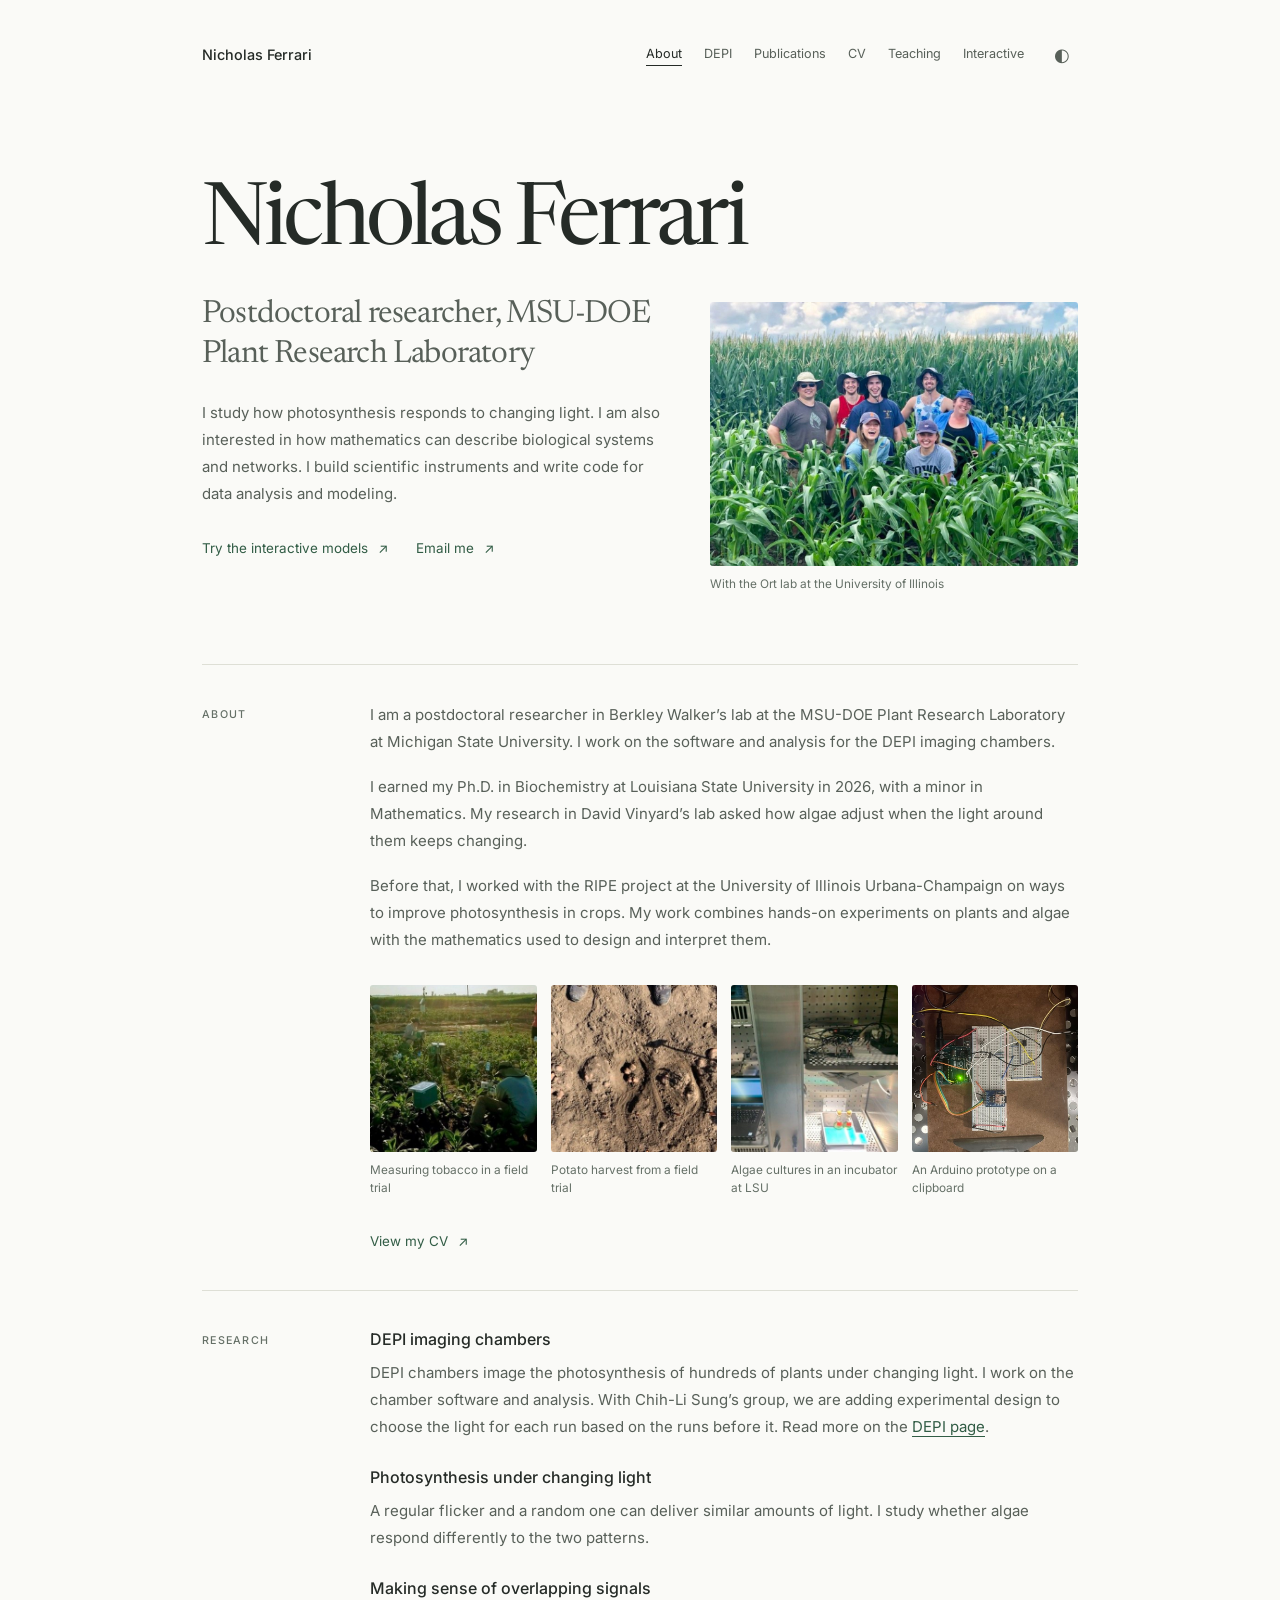
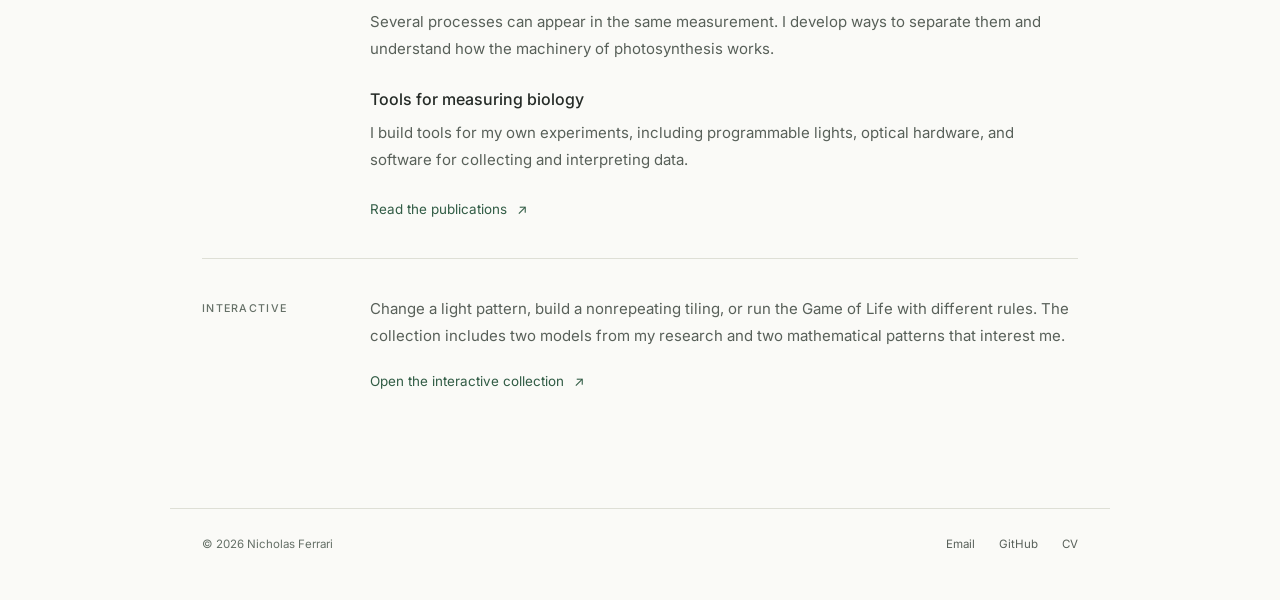
<file: index.html>
<!doctype html>
<html lang="en">
<head>
<meta charset="utf-8">
<meta name="viewport" content="width=device-width, initial-scale=1">
<title>Nicholas Ferrari · Quantitative Plant Biologist</title>
<meta name="description" content="Nicholas Ferrari is a postdoctoral researcher at the MSU-DOE Plant Research Laboratory. He studies photosynthesis under changing light and uses mathematics to describe biological systems and networks.">
<link rel="icon" type="image/svg+xml" href="assets/favicon.svg">
<link rel="preconnect" href="https://fonts.googleapis.com">
<link rel="preconnect" href="https://fonts.gstatic.com" crossorigin>
<link href="https://fonts.googleapis.com/css2?family=Inter:wght@400;500;600&family=Newsreader:ital,opsz,wght@0,6..72,400..700;1,6..72,400..600&display=swap" rel="stylesheet">
<link rel="stylesheet" href="assets/css/style.css">
<script>(function(){var t='light';try{t=localStorage.getItem('theme')||'light';}catch(e){}document.documentElement.setAttribute('data-theme',t);})();</script>
</head>
<body>
<a class="skip-link" href="#main">Skip to content</a>

<header class="site-head">
  <nav class="nav wrap" aria-label="Main">
    <a class="brand" href="index.html">Nicholas Ferrari</a>
    <div class="nav-links">
      <a href="index.html" aria-current="page">About</a>
      <a href="depi.html">DEPI</a>
      <a href="publications.html">Publications</a>
      <a href="cv.html">CV</a>
      <a href="teaching.html">Teaching</a>
      <a class="play-link" href="play/index.html">Interactive</a>
      <button id="theme-toggle" type="button" aria-label="Switch theme">◐</button>
    </div>
  </nav>
</header>

<main class="wrap" id="main">
<section class="intro" aria-labelledby="intro-title">
    <h1 id="intro-title">Nicholas Ferrari</h1>
    <div class="intro-grid">
      <div class="intro-text">
        <p class="intro-line">Postdoctoral researcher, MSU-DOE Plant Research Laboratory</p>
        <p class="intro-summary">I study how photosynthesis responds to changing light. I am also interested in how mathematics can describe biological systems and networks. I build scientific instruments and write code for data analysis and modeling.</p>
        <div class="text-links">
          <a href="play/index.html">Try the interactive models <span aria-hidden="true">↗</span></a>
          <a href="mailto:nickferrari95@gmail.com">Email me <span aria-hidden="true">↗</span></a>
        </div>
      </div>
      <figure class="intro-photo">
        <img src="assets/photos/ort-lab-cornfield.jpg" width="1044" height="750" fetchpriority="high" alt="Seven members of the Ort lab smiling in a tall cornfield on a sunny day, most of them in wide-brimmed field hats.">
        <figcaption>With the Ort lab at the University of Illinois</figcaption>
      </figure>
    </div>
  </section>

  <section class="section-row" id="about" aria-labelledby="about-title">
    <h2 class="section-label" id="about-title">About</h2>
    <div class="section-body">
      <p>I am a postdoctoral researcher in Berkley Walker’s lab at the MSU-DOE Plant Research Laboratory at Michigan State University. I work on the software and analysis for the DEPI imaging chambers.</p>
      <p>I earned my Ph.D. in Biochemistry at Louisiana State University in 2026, with a minor in Mathematics. My research in David Vinyard’s lab asked how algae adjust when the light around them keeps changing.</p>
      <p>Before that, I worked with the RIPE project at the University of Illinois Urbana-Champaign on ways to improve photosynthesis in crops. My work combines hands-on experiments on plants and algae with the mathematics used to design and interpret them.</p>
      <div class="photo-strip">
        <figure>
          <img src="assets/photos/tobacco-field-trial.jpg" width="358" height="640" loading="lazy" decoding="async" alt="A researcher in a wide-brimmed hat kneels among young tobacco plants to take a measurement.">
          <figcaption>Measuring tobacco in a field trial</figcaption>
        </figure>
        <figure>
          <img src="assets/photos/potato-harvest.jpg" width="480" height="360" loading="lazy" decoding="async" alt="Freshly dug potatoes in loose soil, with two boots at the top of the frame.">
          <figcaption>Potato harvest from a field trial</figcaption>
        </figure>
        <figure>
          <img src="assets/photos/algae-incubator.jpg" width="480" height="360" loading="lazy" decoding="async" style="object-position: 75% 50%" alt="Two flasks of green algae culture inside an incubator, with wired electronics on the shelf above them.">
          <figcaption>Algae cultures in an incubator at LSU</figcaption>
        </figure>
        <figure>
          <img src="assets/photos/arduino-breadboard.jpg" width="600" height="800" loading="lazy" decoding="async" alt="An Arduino board wired to two breadboards and a microSD card module, held on a clipboard.">
          <figcaption>An Arduino prototype on a clipboard</figcaption>
        </figure>
      </div>
      <a class="inline-link" href="cv.html">View my CV <span aria-hidden="true">↗</span></a>
    </div>
  </section>

  <section class="section-row" id="research" aria-labelledby="research-title">
    <h2 class="section-label" id="research-title">Research</h2>
    <div class="section-body research-list">
      <article>
        <h3>DEPI imaging chambers</h3>
        <p>DEPI chambers image the photosynthesis of hundreds of plants under changing light. I work on the chamber software and analysis. With Chih-Li Sung’s group, we are adding experimental design to choose the light for each run based on the runs before it. Read more on the <a href="depi.html">DEPI page</a>.</p>
      </article>
      <article>
        <h3>Photosynthesis under changing light</h3>
        <p>A regular flicker and a random one can deliver similar amounts of light. I study whether algae respond differently to the two patterns.</p>
      </article>
      <article>
        <h3>Making sense of overlapping signals</h3>
        <p>Several processes can appear in the same measurement. I develop ways to separate them and understand how the machinery of photosynthesis works.</p>
      </article>
      <article>
        <h3>Tools for measuring biology</h3>
        <p>I build tools for my own experiments, including programmable lights, optical hardware, and software for collecting and interpreting data.</p>
      </article>
      <a class="inline-link" href="publications.html">Read the publications <span aria-hidden="true">↗</span></a>
    </div>
  </section>

  <section class="section-row" aria-labelledby="explore-title">
    <h2 class="section-label" id="explore-title">Interactive</h2>
    <div class="section-body">
      <p>Change a light pattern, build a nonrepeating tiling, or run the Game of Life with different rules. The collection includes two models from my research and two mathematical patterns that interest me.</p>
      <a class="inline-link" href="play/index.html">Open the interactive collection <span aria-hidden="true">↗</span></a>
    </div>
  </section>
</main>

<footer class="site-foot">
  <div class="wrap foot-row">
    <span>© 2026 Nicholas Ferrari</span>
    <div class="footer-links"><a href="mailto:nickferrari95@gmail.com">Email</a><a href="https://github.com/nickyferrari">GitHub</a><a href="cv.html">CV</a></div>
  </div>
</footer>

<script src="assets/js/site.js"></script>
</body>
</html>
</file>
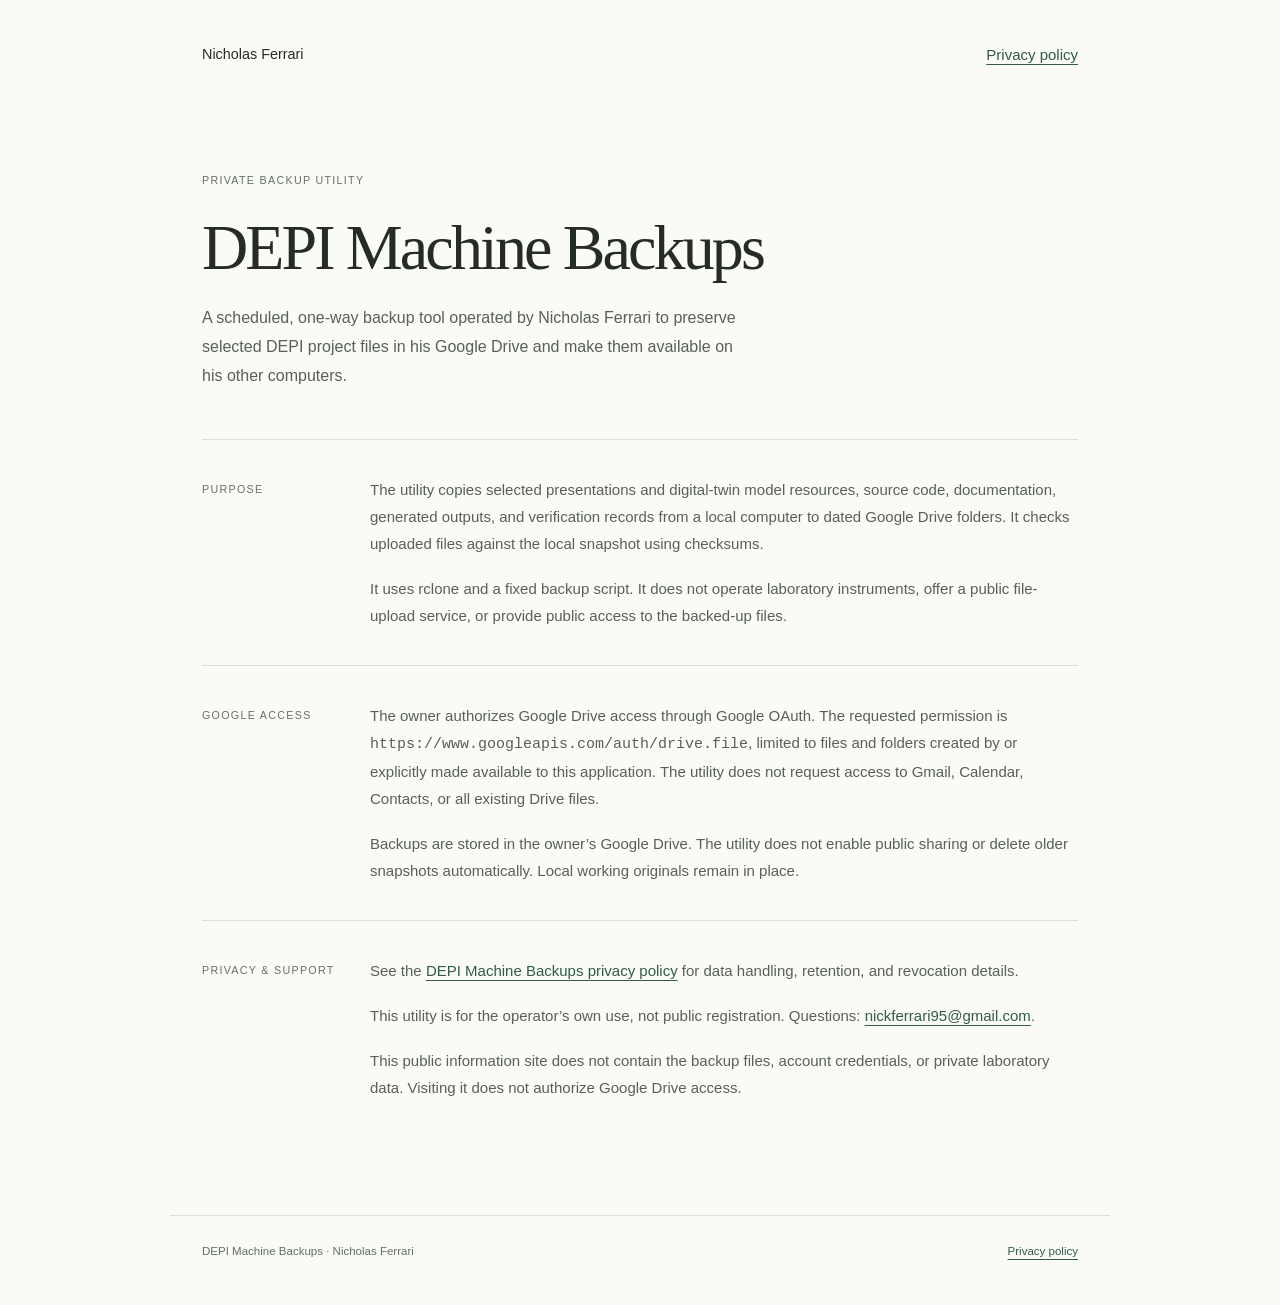
<file: depi-backups/index.html>
<!doctype html>
<html lang="en">
<head>
<meta charset="utf-8">
<meta name="viewport" content="width=device-width, initial-scale=1">
<title>DEPI Machine Backups · Nicholas Ferrari</title>
<meta name="description" content="Information about Nicholas Ferrari’s private Google Drive backup utility for DEPI project work.">
<link rel="icon" type="image/svg+xml" href="/assets/favicon.svg">
<link rel="stylesheet" href="/assets/css/style.css">
<link rel="canonical" href="https://nickyferrari.github.io/depi-backups/">
</head>
<body>
<a class="skip-link" href="#main">Skip to content</a>
<header class="site-head"><nav class="nav wrap" aria-label="Main"><a class="brand" href="/">Nicholas Ferrari</a><a href="/depi-backups/privacy/">Privacy policy</a></nav></header>
<main class="wrap" id="main">
<section class="page-head"><p class="eyebrow">Private backup utility</p><h1>DEPI Machine Backups</h1><p class="lede">A scheduled, one-way backup tool operated by Nicholas Ferrari to preserve selected DEPI project files in his Google Drive and make them available on his other computers.</p></section>
<section class="section-row"><h2 class="section-label">Purpose</h2><div class="section-body"><p>The utility copies selected presentations and digital-twin model resources, source code, documentation, generated outputs, and verification records from a local computer to dated Google Drive folders. It checks uploaded files against the local snapshot using checksums.</p><p>It uses rclone and a fixed backup script. It does not operate laboratory instruments, offer a public file-upload service, or provide public access to the backed-up files.</p></div></section>
<section class="section-row"><h2 class="section-label">Google access</h2><div class="section-body"><p>The owner authorizes Google Drive access through Google OAuth. The requested permission is <code>https://www.googleapis.com/auth/drive.file</code>, limited to files and folders created by or explicitly made available to this application. The utility does not request access to Gmail, Calendar, Contacts, or all existing Drive files.</p><p>Backups are stored in the owner’s Google Drive. The utility does not enable public sharing or delete older snapshots automatically. Local working originals remain in place.</p></div></section>
<section class="section-row"><h2 class="section-label">Privacy &amp; support</h2><div class="section-body"><p>See the <a href="/depi-backups/privacy/">DEPI Machine Backups privacy policy</a> for data handling, retention, and revocation details.</p><p>This utility is for the operator’s own use, not public registration. Questions: <a href="mailto:nickferrari95@gmail.com">nickferrari95@gmail.com</a>.</p><p>This public information site does not contain the backup files, account credentials, or private laboratory data. Visiting it does not authorize Google Drive access.</p></div></section>
</main>
<footer class="site-foot"><div class="wrap foot-row"><span>DEPI Machine Backups · Nicholas Ferrari</span><a href="/depi-backups/privacy/">Privacy policy</a></div></footer>
</body>
</html>
</file>
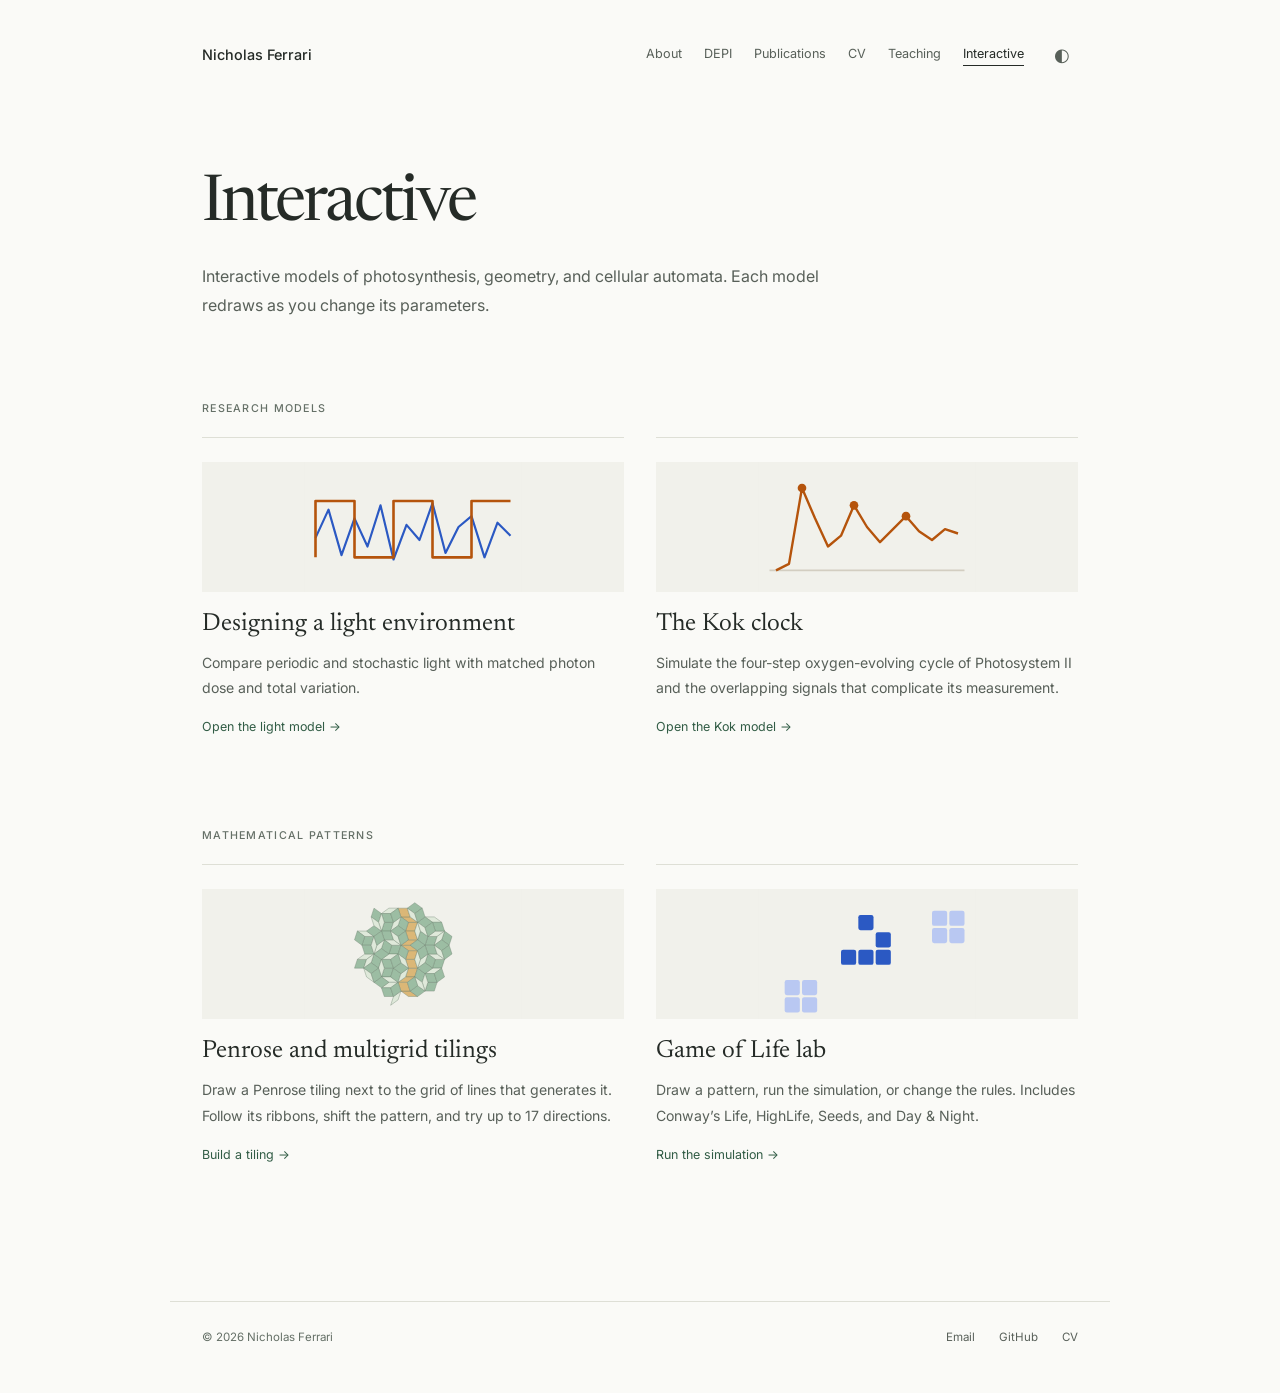
<file: play/index.html>
<!doctype html>
<html lang="en">
<head>
<meta charset="utf-8">
<meta name="viewport" content="width=device-width, initial-scale=1">
<title>Interactive · Nicholas Ferrari</title>
<meta name="description" content="Interactive demos: dynamic light environment design, the PSII Kok clock, Penrose and multigrid tilings, and a Game of Life lab.">
<link rel="icon" type="image/svg+xml" href="../assets/favicon.svg">
<link rel="preconnect" href="https://fonts.googleapis.com">
<link rel="preconnect" href="https://fonts.gstatic.com" crossorigin>
<link href="https://fonts.googleapis.com/css2?family=Inter:wght@400;500;600&family=Newsreader:ital,opsz,wght@0,6..72,400..700;1,6..72,400..600&display=swap" rel="stylesheet">
<link rel="stylesheet" href="../assets/css/style.css">
<script>(function(){var t='light';try{t=localStorage.getItem('theme')||'light';}catch(e){}document.documentElement.setAttribute('data-theme',t);})();</script>
</head>
<body>
<a class="skip-link" href="#main">Skip to content</a>

<header class="site-head">
  <nav class="nav wrap" aria-label="Main">
    <a class="brand" href="../index.html">Nicholas Ferrari</a>
    <div class="nav-links">
      <a href="../index.html">About</a>
      <a href="../depi.html">DEPI</a>
      <a href="../publications.html">Publications</a>
      <a href="../cv.html">CV</a>
      <a href="../teaching.html">Teaching</a>
      <a class="play-link" href="index.html" aria-current="page">Interactive</a>
      <button id="theme-toggle" type="button" aria-label="Switch theme">◐</button>
    </div>
  </nav>
</header>

<main class="wrap" id="main">

  <div class="page-head">
    <h1>Interactive</h1>
    <p class="lede">Interactive models of photosynthesis, geometry, and cellular automata. Each model redraws as you change its parameters.</p>
  </div>

  <section>
    <h2 class="section-label">Research models</h2>
    <div class="demo-cards">

      <a class="card card-link" href="light.html">
        <svg class="thumb" viewBox="0 0 200 120" role="img" aria-label="Two light environment traces">
          <rect width="200" height="120" fill="#F1EEE7"/>
          <polyline points="10,70 22,44 34,86 46,52 58,78 70,40 82,90 94,58 106,72 118,38 130,84 142,60 154,50 166,88 178,56 190,68"
                    fill="none" stroke="#2B59C3" stroke-width="2" stroke-linejoin="round"/>
          <polyline points="10,88 10,36 46,36 46,88 82,88 82,36 118,36 118,88 154,88 154,36 190,36"
                    fill="none" stroke="#B5540C" stroke-width="2.4" stroke-linejoin="round"/>
        </svg>
        <h3>Designing a light environment</h3>
        <p>Compare periodic and stochastic light with matched photon dose and total variation.</p>
        <span class="go">Open the light model →</span>
      </a>

      <a class="card card-link" href="kok.html">
        <svg class="thumb" viewBox="0 0 200 120" role="img" aria-label="Damped period-four oscillation">
          <rect width="200" height="120" fill="#F1EEE7"/>
          <line x1="10" y1="100" x2="190" y2="100" stroke="#D3CEC1" stroke-width="1.5"/>
          <polyline points="16,100 28,94 40,24 52,52 64,78 76,68 88,40 100,60 112,74 124,62 136,50 148,64 160,72 172,62 184,66"
                    fill="none" stroke="#B5540C" stroke-width="2.2" stroke-linejoin="round"/>
          <g fill="#B5540C">
            <circle cx="40" cy="24" r="4"/><circle cx="88" cy="40" r="4"/><circle cx="136" cy="50" r="4"/>
          </g>
        </svg>
        <h3>The Kok clock</h3>
        <p>Simulate the four-step oxygen-evolving cycle of Photosystem II and the overlapping signals that complicate its measurement.</p>
        <span class="go">Open the Kok model →</span>
      </a>

    </div>
  </section>

  <section>
    <h2 class="section-label">Mathematical patterns</h2>
    <div class="demo-cards">

      <a class="card card-link" href="penrose.html">
        <svg class="thumb" viewBox="0 0 200 120" role="img" aria-label="A ribbon highlighted in a Penrose tiling">
<rect width="200" height="120" fill="#F1F1EB"/>
<polygon points="45.99,73.08 54.49,73.08 57.12,65.00 48.62,65.00" fill="#9CBDA3" stroke="#6B806D" stroke-width=".35"/>
<polygon points="52.87,51.92 61.37,51.92 63.99,43.83 55.49,43.83" fill="#9CBDA3" stroke="#6B806D" stroke-width=".35"/>
<polygon points="70.87,81.16 79.37,81.16 82.00,73.08 73.50,73.08" fill="#9CBDA3" stroke="#6B806D" stroke-width=".35"/>
<polygon points="77.75,60.00 86.25,60.00 88.87,51.92 80.37,51.92" fill="#9CBDA3" stroke="#6B806D" stroke-width=".35"/>
<polygon points="70.87,38.84 79.37,38.84 82.00,30.75 73.50,30.75" fill="#9CBDA3" stroke="#6B806D" stroke-width=".35"/>
<polygon points="93.12,81.16 101.62,81.16 104.25,73.08 95.75,73.08" fill="#DBB777" stroke="#6B806D" stroke-width=".35"/>
<polygon points="93.12,65.00 101.62,65.00 104.25,56.91 95.75,56.91" fill="#DBB777" stroke="#6B806D" stroke-width=".35"/>
<polygon points="93.12,38.84 101.62,38.84 104.25,30.75 95.75,30.75" fill="#DBB777" stroke="#6B806D" stroke-width=".35"/>
<polygon points="111.13,94.24 119.63,94.24 122.25,86.16 113.75,86.16" fill="#9CBDA3" stroke="#6B806D" stroke-width=".35"/>
<polygon points="118.00,73.08 126.50,73.08 129.13,65.00 120.63,65.00" fill="#9CBDA3" stroke="#6B806D" stroke-width=".35"/>
<polygon points="111.13,51.92 119.63,51.92 122.25,43.83 113.75,43.83" fill="#9CBDA3" stroke="#6B806D" stroke-width=".35"/>
<polygon points="55.49,43.83 63.99,43.83 57.12,38.84 48.62,38.84" fill="#DFE9DA" stroke="#6B806D" stroke-width=".35"/>
<polygon points="77.75,86.16 86.25,86.16 79.37,81.16 70.87,81.16" fill="#DFE9DA" stroke="#6B806D" stroke-width=".35"/>
<polygon points="80.37,51.92 88.87,51.92 82.00,46.92 73.50,46.92" fill="#DFE9DA" stroke="#6B806D" stroke-width=".35"/>
<polygon points="95.75,99.24 104.25,99.24 97.37,94.24 88.87,94.24" fill="#DBB777" stroke="#6B806D" stroke-width=".35"/>
<polygon points="95.75,56.91 104.25,56.91 97.37,51.92 88.87,51.92" fill="#DBB777" stroke="#6B806D" stroke-width=".35"/>
<polygon points="95.75,30.75 104.25,30.75 97.37,25.76 88.87,25.76" fill="#DBB777" stroke="#6B806D" stroke-width=".35"/>
<polygon points="120.63,65.00 129.13,65.00 122.25,60.00 113.75,60.00" fill="#DFE9DA" stroke="#6B806D" stroke-width=".35"/>
<polygon points="118.00,30.75 126.50,30.75 119.63,25.76 111.13,25.76" fill="#DFE9DA" stroke="#6B806D" stroke-width=".35"/>
<polygon points="48.62,65.00 57.12,65.00 63.99,60.00 55.49,60.00" fill="#DFE9DA" stroke="#6B806D" stroke-width=".35"/>
<polygon points="70.87,22.67 79.37,22.67 86.25,17.67 77.75,17.67" fill="#DFE9DA" stroke="#6B806D" stroke-width=".35"/>
<polygon points="70.87,65.00 79.37,65.00 86.25,60.00 77.75,60.00" fill="#DFE9DA" stroke="#6B806D" stroke-width=".35"/>
<polygon points="70.87,91.16 79.37,91.16 86.25,86.16 77.75,86.16" fill="#DFE9DA" stroke="#6B806D" stroke-width=".35"/>
<polygon points="88.87,51.92 97.37,51.92 104.25,46.92 95.75,46.92" fill="#DBB777" stroke="#6B806D" stroke-width=".35"/>
<polygon points="86.25,86.16 94.75,86.16 101.62,81.16 93.12,81.16" fill="#DBB777" stroke="#6B806D" stroke-width=".35"/>
<polygon points="113.75,43.83 122.25,43.83 129.13,38.84 120.63,38.84" fill="#DFE9DA" stroke="#6B806D" stroke-width=".35"/>
<polygon points="111.13,78.08 119.63,78.08 126.50,73.08 118.00,73.08" fill="#DFE9DA" stroke="#6B806D" stroke-width=".35"/>
<polygon points="55.49,60.00 63.99,60.00 61.37,51.92 52.87,51.92" fill="#9CBDA3" stroke="#6B806D" stroke-width=".35"/>
<polygon points="73.50,30.75 82.00,30.75 79.37,22.67 70.87,22.67" fill="#9CBDA3" stroke="#6B806D" stroke-width=".35"/>
<polygon points="73.50,46.92 82.00,46.92 79.37,38.84 70.87,38.84" fill="#9CBDA3" stroke="#6B806D" stroke-width=".35"/>
<polygon points="73.50,73.08 82.00,73.08 79.37,65.00 70.87,65.00" fill="#9CBDA3" stroke="#6B806D" stroke-width=".35"/>
<polygon points="73.50,99.24 82.00,99.24 79.37,91.16 70.87,91.16" fill="#9CBDA3" stroke="#6B806D" stroke-width=".35"/>
<polygon points="88.87,25.76 97.37,25.76 94.75,17.67 86.25,17.67" fill="#DBB777" stroke="#6B806D" stroke-width=".35"/>
<polygon points="95.75,46.92 104.25,46.92 101.62,38.84 93.12,38.84" fill="#DBB777" stroke="#6B806D" stroke-width=".35"/>
<polygon points="95.75,73.08 104.25,73.08 101.62,65.00 93.12,65.00" fill="#DBB777" stroke="#6B806D" stroke-width=".35"/>
<polygon points="88.87,94.24 97.37,94.24 94.75,86.16 86.25,86.16" fill="#DBB777" stroke="#6B806D" stroke-width=".35"/>
<polygon points="120.63,38.84 129.13,38.84 126.50,30.75 118.00,30.75" fill="#9CBDA3" stroke="#6B806D" stroke-width=".35"/>
<polygon points="113.75,60.00 122.25,60.00 119.63,51.92 111.13,51.92" fill="#9CBDA3" stroke="#6B806D" stroke-width=".35"/>
<polygon points="113.75,86.16 122.25,86.16 119.63,78.08 111.13,78.08" fill="#9CBDA3" stroke="#6B806D" stroke-width=".35"/>
<polygon points="108.50,86.16 111.13,78.08 104.25,73.08 101.62,81.16" fill="#9CBDA3" stroke="#6B806D" stroke-width=".35"/>
<polygon points="86.25,86.16 88.87,78.08 82.00,73.08 79.37,81.16" fill="#9CBDA3" stroke="#6B806D" stroke-width=".35"/>
<polygon points="68.24,73.08 70.87,65.00 63.99,60.00 61.37,68.08" fill="#9CBDA3" stroke="#6B806D" stroke-width=".35"/>
<polygon points="118.00,73.08 120.63,65.00 113.75,60.00 111.13,68.08" fill="#9CBDA3" stroke="#6B806D" stroke-width=".35"/>
<polygon points="93.12,65.00 95.75,56.91 88.87,51.92 86.25,60.00" fill="#9CBDA3" stroke="#6B806D" stroke-width=".35"/>
<polygon points="77.75,60.00 80.37,51.92 73.50,46.92 70.87,55.00" fill="#9CBDA3" stroke="#6B806D" stroke-width=".35"/>
<polygon points="52.87,51.92 55.49,43.83 48.62,38.84 45.99,46.92" fill="#9CBDA3" stroke="#6B806D" stroke-width=".35"/>
<polygon points="133.38,51.92 136.01,43.83 129.13,38.84 126.50,46.92" fill="#9CBDA3" stroke="#6B806D" stroke-width=".35"/>
<polygon points="111.13,51.92 113.75,43.83 106.88,38.84 104.25,46.92" fill="#9CBDA3" stroke="#6B806D" stroke-width=".35"/>
<polygon points="93.12,38.84 95.75,30.75 88.87,25.76 86.25,33.84" fill="#9CBDA3" stroke="#6B806D" stroke-width=".35"/>
<polygon points="68.24,30.75 70.87,22.67 63.99,17.67 61.37,25.76" fill="#9CBDA3" stroke="#6B806D" stroke-width=".35"/>
<polygon points="86.25,102.33 88.87,94.24 82.00,99.24 79.37,107.32" fill="#DFE9DA" stroke="#6B806D" stroke-width=".35"/>
<polygon points="93.12,81.16 95.75,73.08 88.87,78.08 86.25,86.16" fill="#DFE9DA" stroke="#6B806D" stroke-width=".35"/>
<polygon points="61.37,68.08 63.99,60.00 57.12,65.00 54.49,73.08" fill="#DFE9DA" stroke="#6B806D" stroke-width=".35"/>
<polygon points="111.13,68.08 113.75,60.00 106.88,65.00 104.25,73.08" fill="#DFE9DA" stroke="#6B806D" stroke-width=".35"/>
<polygon points="70.87,55.00 73.50,46.92 66.62,51.92 63.99,60.00" fill="#DFE9DA" stroke="#6B806D" stroke-width=".35"/>
<polygon points="126.50,46.92 129.13,38.84 122.25,43.83 119.63,51.92" fill="#DFE9DA" stroke="#6B806D" stroke-width=".35"/>
<polygon points="86.25,33.84 88.87,25.76 82.00,30.75 79.37,38.84" fill="#DFE9DA" stroke="#6B806D" stroke-width=".35"/>
<polygon points="70.87,81.16 73.50,73.08 70.87,65.00 68.24,73.08" fill="#DFE9DA" stroke="#6B806D" stroke-width=".35"/>
<polygon points="111.13,94.24 113.75,86.16 111.13,78.08 108.50,86.16" fill="#DFE9DA" stroke="#6B806D" stroke-width=".35"/>
<polygon points="63.99,60.00 66.62,51.92 63.99,43.83 61.37,51.92" fill="#DFE9DA" stroke="#6B806D" stroke-width=".35"/>
<polygon points="104.25,73.08 106.88,65.00 104.25,56.91 101.62,65.00" fill="#DFE9DA" stroke="#6B806D" stroke-width=".35"/>
<polygon points="70.87,38.84 73.50,30.75 70.87,22.67 68.24,30.75" fill="#DFE9DA" stroke="#6B806D" stroke-width=".35"/>
<polygon points="104.25,46.92 106.88,38.84 104.25,30.75 101.62,38.84" fill="#DFE9DA" stroke="#6B806D" stroke-width=".35"/>
<polygon points="133.38,51.92 126.50,46.92 119.63,51.92 126.50,56.91" fill="#9CBDA3" stroke="#6B806D" stroke-width=".35"/>
<polygon points="118.00,73.08 111.13,68.08 104.25,73.08 111.13,78.08" fill="#9CBDA3" stroke="#6B806D" stroke-width=".35"/>
<polygon points="111.13,94.24 104.25,89.25 97.37,94.24 104.25,99.24" fill="#9CBDA3" stroke="#6B806D" stroke-width=".35"/>
<polygon points="118.00,30.75 111.13,25.76 104.25,30.75 111.13,35.75" fill="#9CBDA3" stroke="#6B806D" stroke-width=".35"/>
<polygon points="111.13,51.92 104.25,46.92 97.37,51.92 104.25,56.91" fill="#9CBDA3" stroke="#6B806D" stroke-width=".35"/>
<polygon points="95.75,73.08 88.87,68.08 82.00,73.08 88.87,78.08" fill="#9CBDA3" stroke="#6B806D" stroke-width=".35"/>
<polygon points="77.75,86.16 70.87,81.16 63.99,86.16 70.87,91.16" fill="#9CBDA3" stroke="#6B806D" stroke-width=".35"/>
<polygon points="108.50,17.67 101.62,12.68 94.75,17.67 101.62,22.67" fill="#9CBDA3" stroke="#6B806D" stroke-width=".35"/>
<polygon points="93.12,38.84 86.25,33.84 79.37,38.84 86.25,43.83" fill="#9CBDA3" stroke="#6B806D" stroke-width=".35"/>
<polygon points="77.75,60.00 70.87,55.00 63.99,60.00 70.87,65.00" fill="#9CBDA3" stroke="#6B806D" stroke-width=".35"/>
<polygon points="68.24,73.08 61.37,68.08 54.49,73.08 61.37,78.08" fill="#9CBDA3" stroke="#6B806D" stroke-width=".35"/>
<polygon points="70.87,38.84 63.99,33.84 57.12,38.84 63.99,43.83" fill="#9CBDA3" stroke="#6B806D" stroke-width=".35"/>
<polygon points="126.50,56.91 119.63,51.92 122.25,60.00 129.13,65.00" fill="#DFE9DA" stroke="#6B806D" stroke-width=".35"/>
<polygon points="108.50,86.16 101.62,81.16 104.25,89.25 111.13,94.24" fill="#DFE9DA" stroke="#6B806D" stroke-width=".35"/>
<polygon points="111.13,35.75 104.25,30.75 106.88,38.84 113.75,43.83" fill="#DFE9DA" stroke="#6B806D" stroke-width=".35"/>
<polygon points="93.12,65.00 86.25,60.00 88.87,68.08 95.75,73.08" fill="#DFE9DA" stroke="#6B806D" stroke-width=".35"/>
<polygon points="101.62,22.67 94.75,17.67 97.37,25.76 104.25,30.75" fill="#DFE9DA" stroke="#6B806D" stroke-width=".35"/>
<polygon points="86.25,43.83 79.37,38.84 82.00,46.92 88.87,51.92" fill="#DFE9DA" stroke="#6B806D" stroke-width=".35"/>
<polygon points="61.37,78.08 54.49,73.08 57.12,81.16 63.99,86.16" fill="#DFE9DA" stroke="#6B806D" stroke-width=".35"/>
<polygon points="68.24,30.75 61.37,25.76 63.99,33.84 70.87,38.84" fill="#DFE9DA" stroke="#6B806D" stroke-width=".35"/>
<polygon points="108.50,17.67 101.62,22.67 104.25,30.75 111.13,25.76" fill="#9CBDA3" stroke="#6B806D" stroke-width=".35"/>
<polygon points="118.00,30.75 111.13,35.75 113.75,43.83 120.63,38.84" fill="#9CBDA3" stroke="#6B806D" stroke-width=".35"/>
<polygon points="133.38,51.92 126.50,56.91 129.13,65.00 136.01,60.00" fill="#9CBDA3" stroke="#6B806D" stroke-width=".35"/>
<polygon points="86.25,17.67 79.37,22.67 82.00,30.75 88.87,25.76" fill="#9CBDA3" stroke="#6B806D" stroke-width=".35"/>
<polygon points="93.12,38.84 86.25,43.83 88.87,51.92 95.75,46.92" fill="#9CBDA3" stroke="#6B806D" stroke-width=".35"/>
<polygon points="111.13,51.92 104.25,56.91 106.88,65.00 113.75,60.00" fill="#9CBDA3" stroke="#6B806D" stroke-width=".35"/>
<polygon points="126.50,73.08 119.63,78.08 122.25,86.16 129.13,81.16" fill="#9CBDA3" stroke="#6B806D" stroke-width=".35"/>
<polygon points="70.87,38.84 63.99,43.83 66.62,51.92 73.50,46.92" fill="#9CBDA3" stroke="#6B806D" stroke-width=".35"/>
<polygon points="86.25,60.00 79.37,65.00 82.00,73.08 88.87,68.08" fill="#9CBDA3" stroke="#6B806D" stroke-width=".35"/>
<polygon points="101.62,81.16 94.75,86.16 97.37,94.24 104.25,89.25" fill="#9CBDA3" stroke="#6B806D" stroke-width=".35"/>
<polygon points="68.24,73.08 61.37,78.08 63.99,86.16 70.87,81.16" fill="#9CBDA3" stroke="#6B806D" stroke-width=".35"/>
<polygon points="86.25,86.16 79.37,91.16 82.00,99.24 88.87,94.24" fill="#9CBDA3" stroke="#6B806D" stroke-width=".35"/>
</svg>
        <h3>Penrose and multigrid tilings</h3>
        <p>Draw a Penrose tiling next to the grid of lines that generates it. Follow its ribbons, shift the pattern, and try up to 17 directions.</p>
        <span class="go">Build a tiling →</span>
      </a>

      <a class="card card-link" href="life.html">
        <svg class="thumb" viewBox="0 0 200 120" role="img" aria-label="Game of Life preview">
          <rect width="200" height="120" fill="#F1EEE7"/>
          <g fill="#2B59C3">
            <rect x="92" y="24" width="14" height="14" rx="2"/>
            <rect x="108" y="40" width="14" height="14" rx="2"/>
            <rect x="76" y="56" width="14" height="14" rx="2"/>
            <rect x="92" y="56" width="14" height="14" rx="2"/>
            <rect x="108" y="56" width="14" height="14" rx="2"/>
          </g>
          <g fill="#B9C8F2">
            <rect x="24" y="84" width="14" height="14" rx="2"/>
            <rect x="40" y="84" width="14" height="14" rx="2"/>
            <rect x="24" y="100" width="14" height="14" rx="2"/>
            <rect x="40" y="100" width="14" height="14" rx="2"/>
            <rect x="160" y="20" width="14" height="14" rx="2"/>
            <rect x="176" y="20" width="14" height="14" rx="2"/>
            <rect x="160" y="36" width="14" height="14" rx="2"/>
            <rect x="176" y="36" width="14" height="14" rx="2"/>
          </g>
        </svg>
        <h3>Game of Life lab</h3>
        <p>Draw a pattern, run the simulation, or change the rules. Includes Conway’s Life, HighLife, Seeds, and Day &amp; Night.</p>
        <span class="go">Run the simulation →</span>
      </a>

    </div>
  </section>



</main>

<footer class="site-foot">
  <div class="wrap foot-row">
    <span>© 2026 Nicholas Ferrari</span>
    <div class="footer-links"><a href="mailto:nickferrari95@gmail.com">Email</a><a href="https://github.com/nickyferrari">GitHub</a><a href="../cv.html">CV</a></div>
  </div>
</footer>

<script src="../assets/js/site.js"></script>
</body>
</html>
</file>
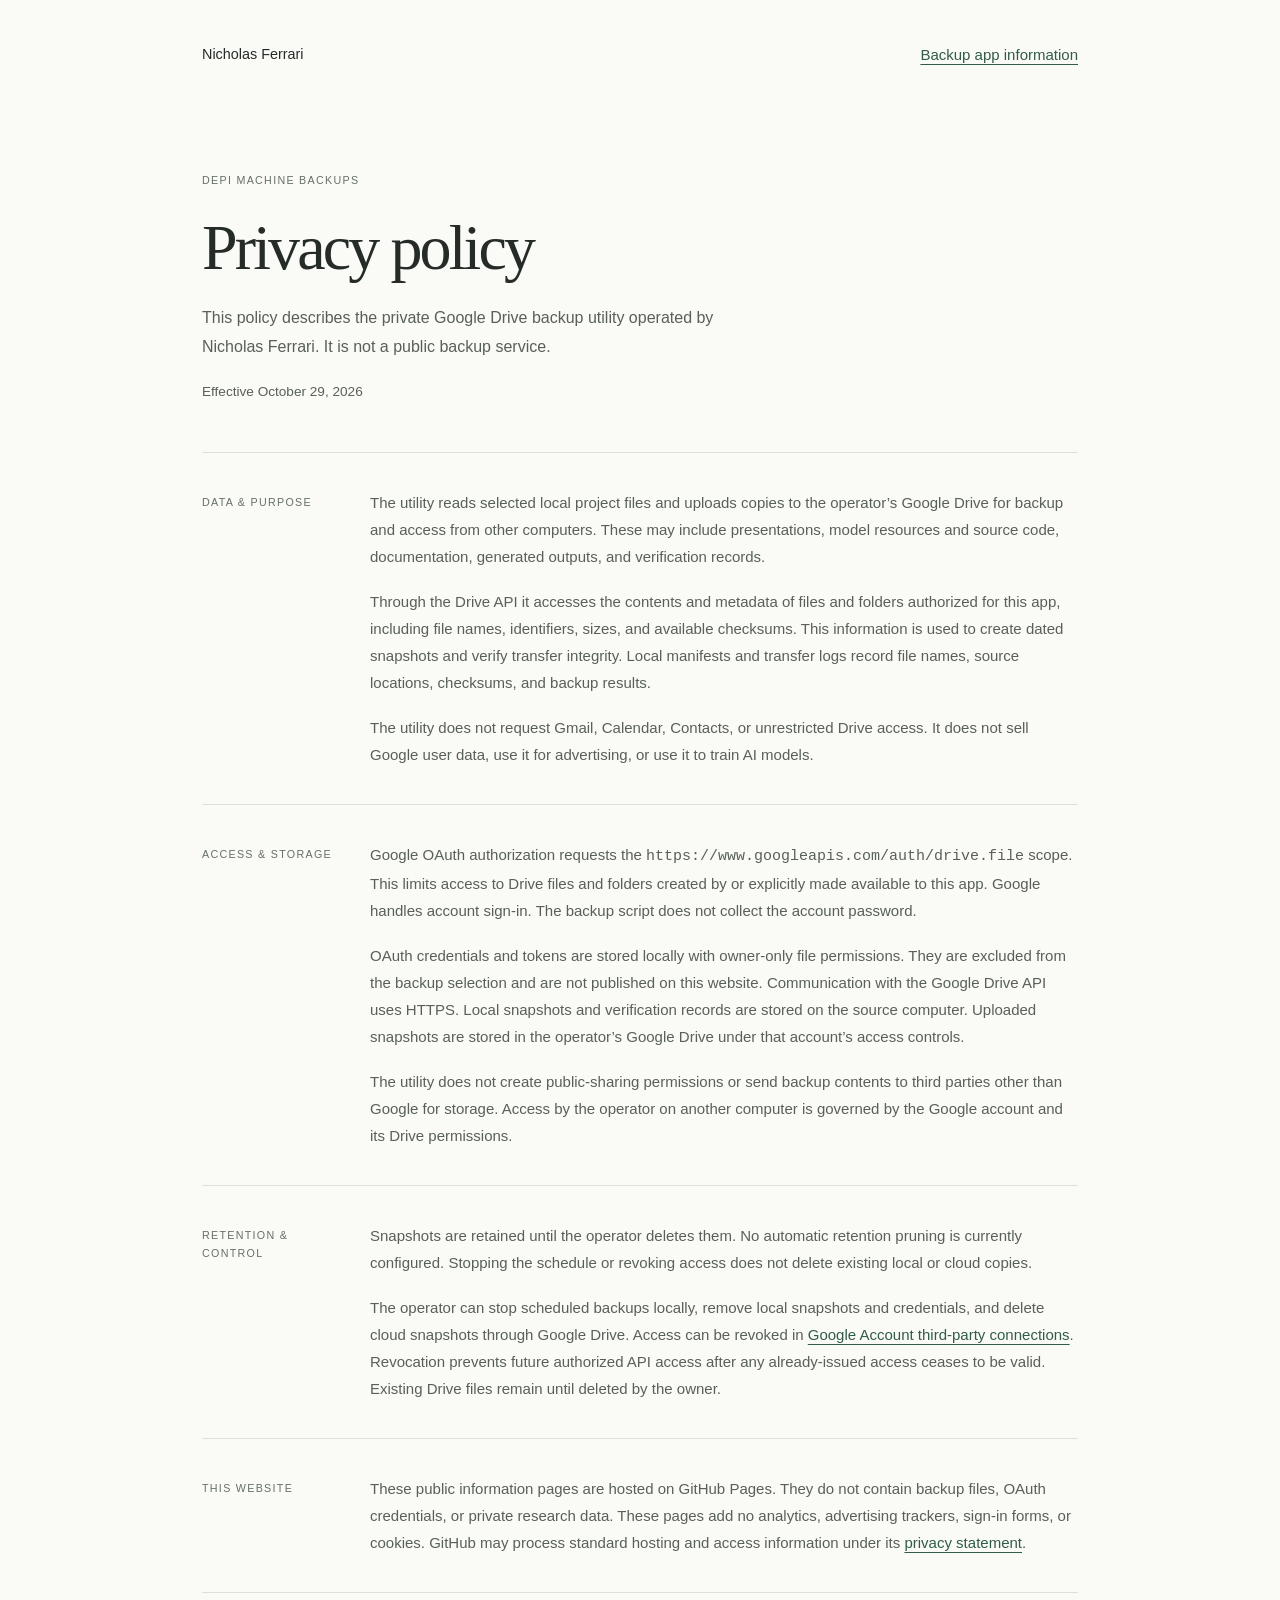
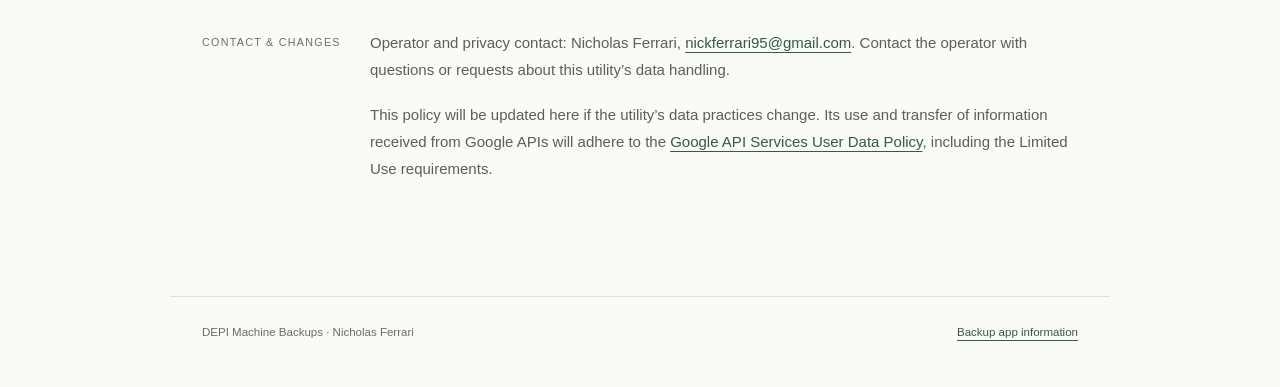
<file: depi-backups/privacy/index.html>
<!doctype html>
<html lang="en">
<head>
<meta charset="utf-8">
<meta name="viewport" content="width=device-width, initial-scale=1">
<title>Privacy policy · DEPI Machine Backups</title>
<meta name="description" content="Privacy policy for Nicholas Ferrari’s private DEPI Machine Backups utility.">
<link rel="icon" type="image/svg+xml" href="/assets/favicon.svg">
<link rel="stylesheet" href="/assets/css/style.css">
<link rel="canonical" href="https://nickyferrari.github.io/depi-backups/privacy/">
</head>
<body>
<a class="skip-link" href="#main">Skip to content</a>
<header class="site-head"><nav class="nav wrap" aria-label="Main"><a class="brand" href="/">Nicholas Ferrari</a><a href="/depi-backups/">Backup app information</a></nav></header>
<main class="wrap" id="main">
<section class="page-head"><p class="eyebrow">DEPI Machine Backups</p><h1>Privacy policy</h1><p class="lede">This policy describes the private Google Drive backup utility operated by Nicholas Ferrari. It is not a public backup service.</p><p class="small muted">Effective October 29, 2026</p></section>
<section class="section-row"><h2 class="section-label">Data &amp; purpose</h2><div class="section-body"><p>The utility reads selected local project files and uploads copies to the operator’s Google Drive for backup and access from other computers. These may include presentations, model resources and source code, documentation, generated outputs, and verification records.</p><p>Through the Drive API it accesses the contents and metadata of files and folders authorized for this app, including file names, identifiers, sizes, and available checksums. This information is used to create dated snapshots and verify transfer integrity. Local manifests and transfer logs record file names, source locations, checksums, and backup results.</p><p>The utility does not request Gmail, Calendar, Contacts, or unrestricted Drive access. It does not sell Google user data, use it for advertising, or use it to train AI models.</p></div></section>
<section class="section-row"><h2 class="section-label">Access &amp; storage</h2><div class="section-body"><p>Google OAuth authorization requests the <code>https://www.googleapis.com/auth/drive.file</code> scope. This limits access to Drive files and folders created by or explicitly made available to this app. Google handles account sign-in. The backup script does not collect the account password.</p><p>OAuth credentials and tokens are stored locally with owner-only file permissions. They are excluded from the backup selection and are not published on this website. Communication with the Google Drive API uses HTTPS. Local snapshots and verification records are stored on the source computer. Uploaded snapshots are stored in the operator’s Google Drive under that account’s access controls.</p><p>The utility does not create public-sharing permissions or send backup contents to third parties other than Google for storage. Access by the operator on another computer is governed by the Google account and its Drive permissions.</p></div></section>
<section class="section-row"><h2 class="section-label">Retention &amp; control</h2><div class="section-body"><p>Snapshots are retained until the operator deletes them. No automatic retention pruning is currently configured. Stopping the schedule or revoking access does not delete existing local or cloud copies.</p><p>The operator can stop scheduled backups locally, remove local snapshots and credentials, and delete cloud snapshots through Google Drive. Access can be revoked in <a href="https://myaccount.google.com/connections">Google Account third-party connections</a>. Revocation prevents future authorized API access after any already-issued access ceases to be valid. Existing Drive files remain until deleted by the owner.</p></div></section>
<section class="section-row"><h2 class="section-label">This website</h2><div class="section-body"><p>These public information pages are hosted on GitHub Pages. They do not contain backup files, OAuth credentials, or private research data. These pages add no analytics, advertising trackers, sign-in forms, or cookies. GitHub may process standard hosting and access information under its <a href="https://docs.github.com/en/site-policy/privacy-policies/github-general-privacy-statement">privacy statement</a>.</p></div></section>
<section class="section-row"><h2 class="section-label">Contact &amp; changes</h2><div class="section-body"><p>Operator and privacy contact: Nicholas Ferrari, <a href="mailto:nickferrari95@gmail.com">nickferrari95@gmail.com</a>. Contact the operator with questions or requests about this utility’s data handling.</p><p>This policy will be updated here if the utility’s data practices change. Its use and transfer of information received from Google APIs will adhere to the <a href="https://developers.google.com/terms/api-services-user-data-policy">Google API Services User Data Policy</a>, including the Limited Use requirements.</p></div></section>
</main>
<footer class="site-foot"><div class="wrap foot-row"><span>DEPI Machine Backups · Nicholas Ferrari</span><a href="/depi-backups/">Backup app information</a></div></footer>
</body>
</html>
</file>
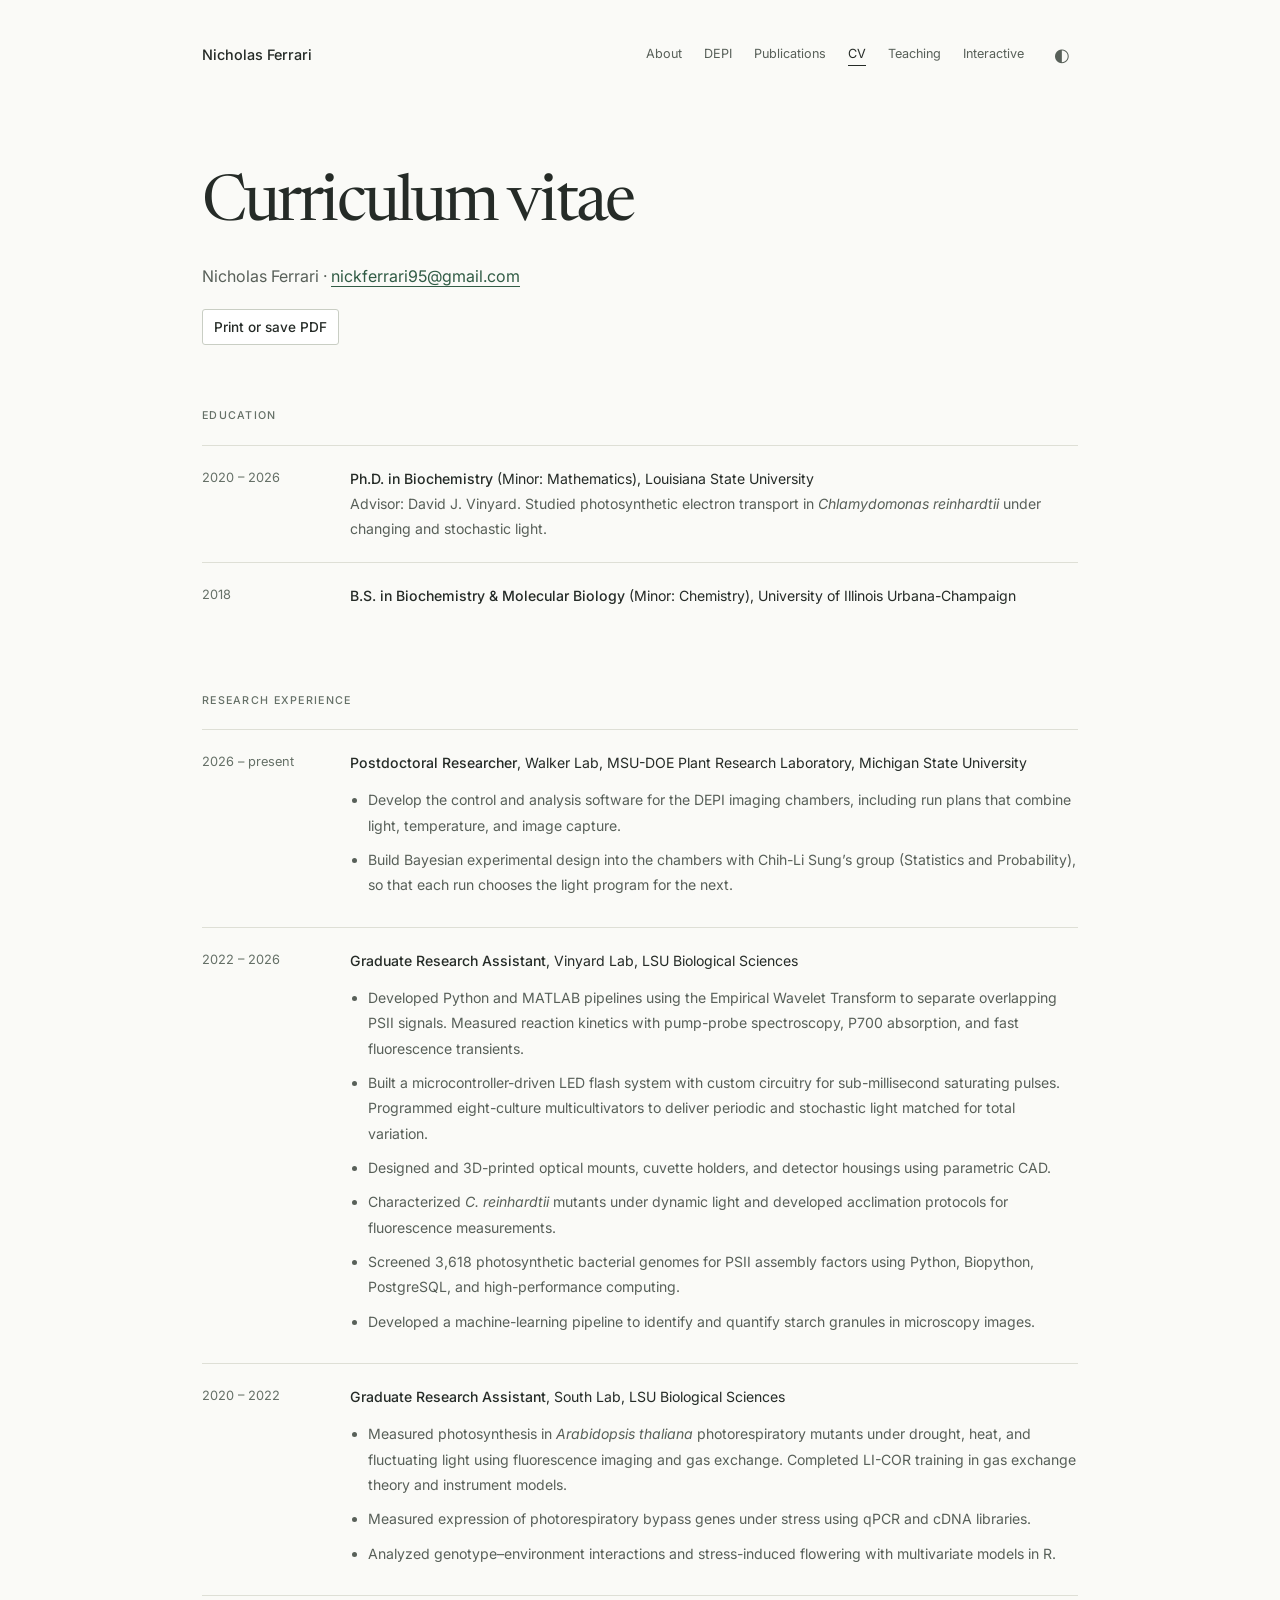
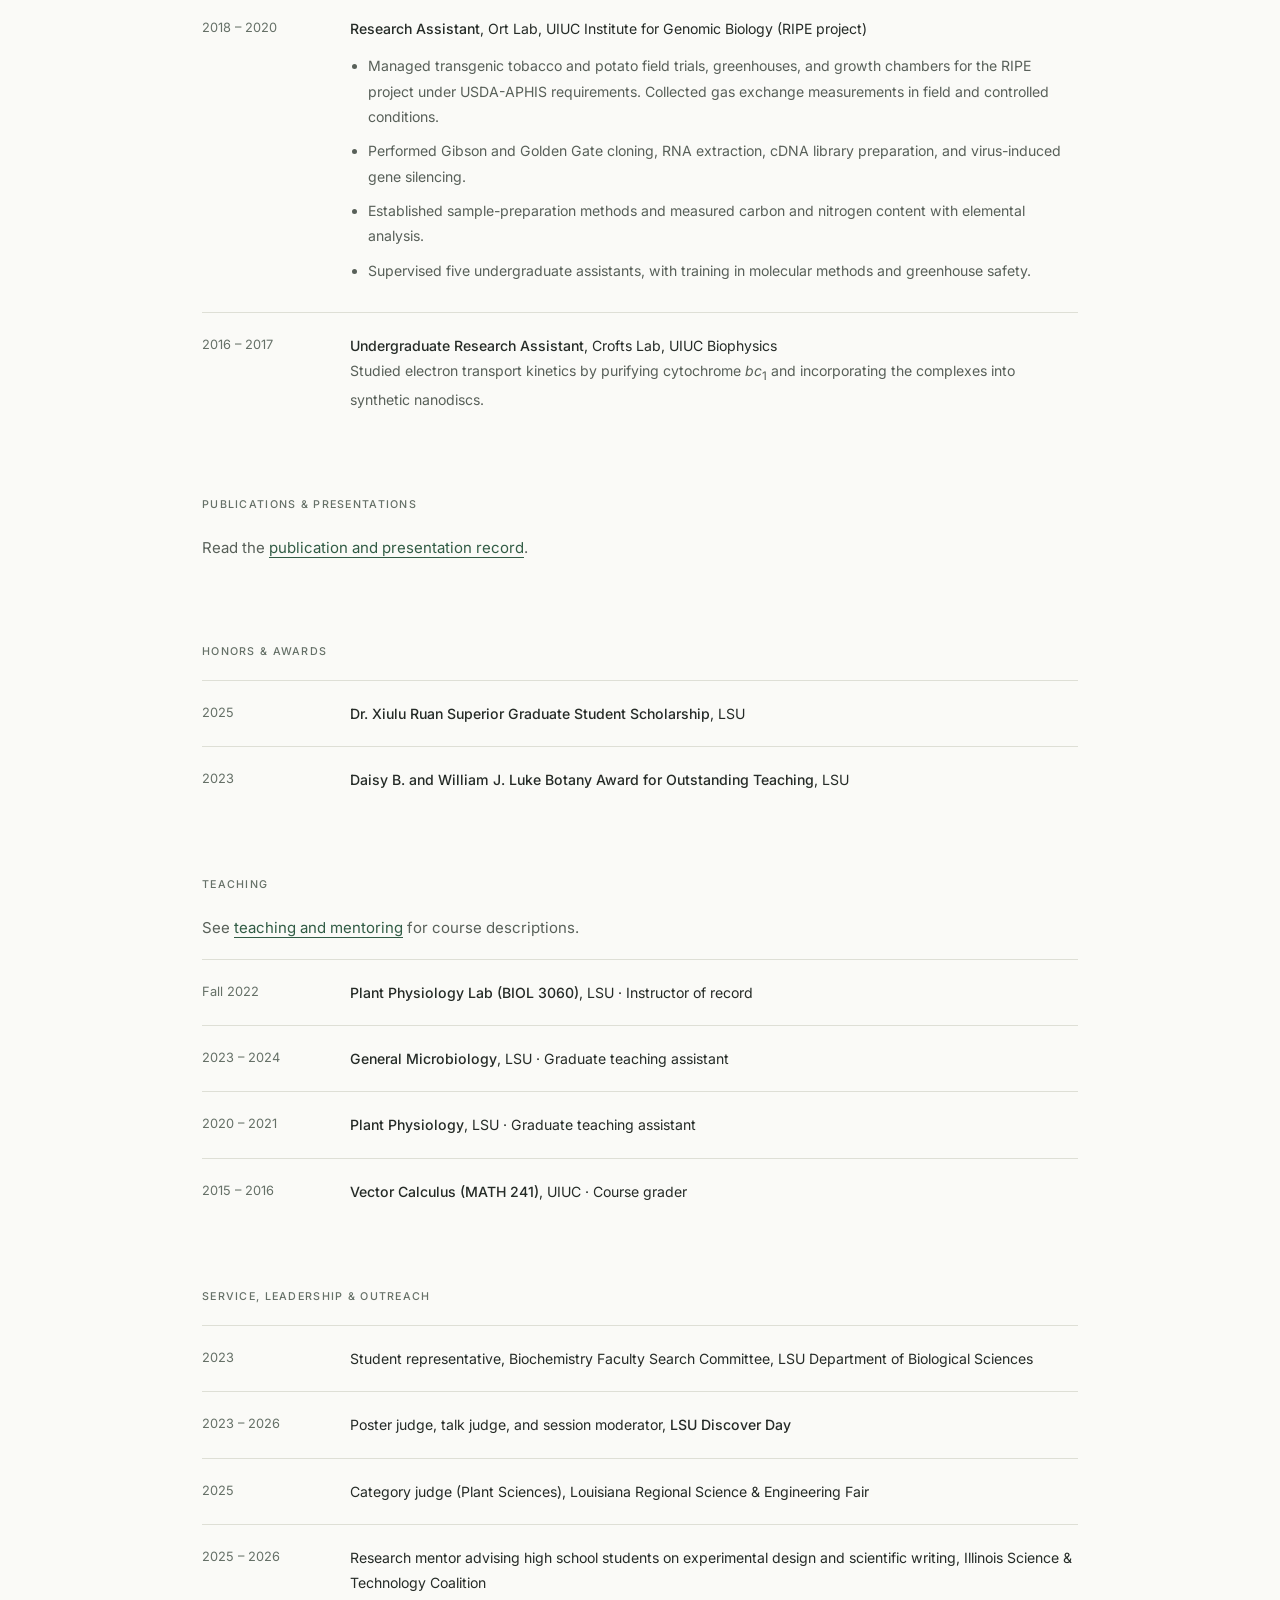
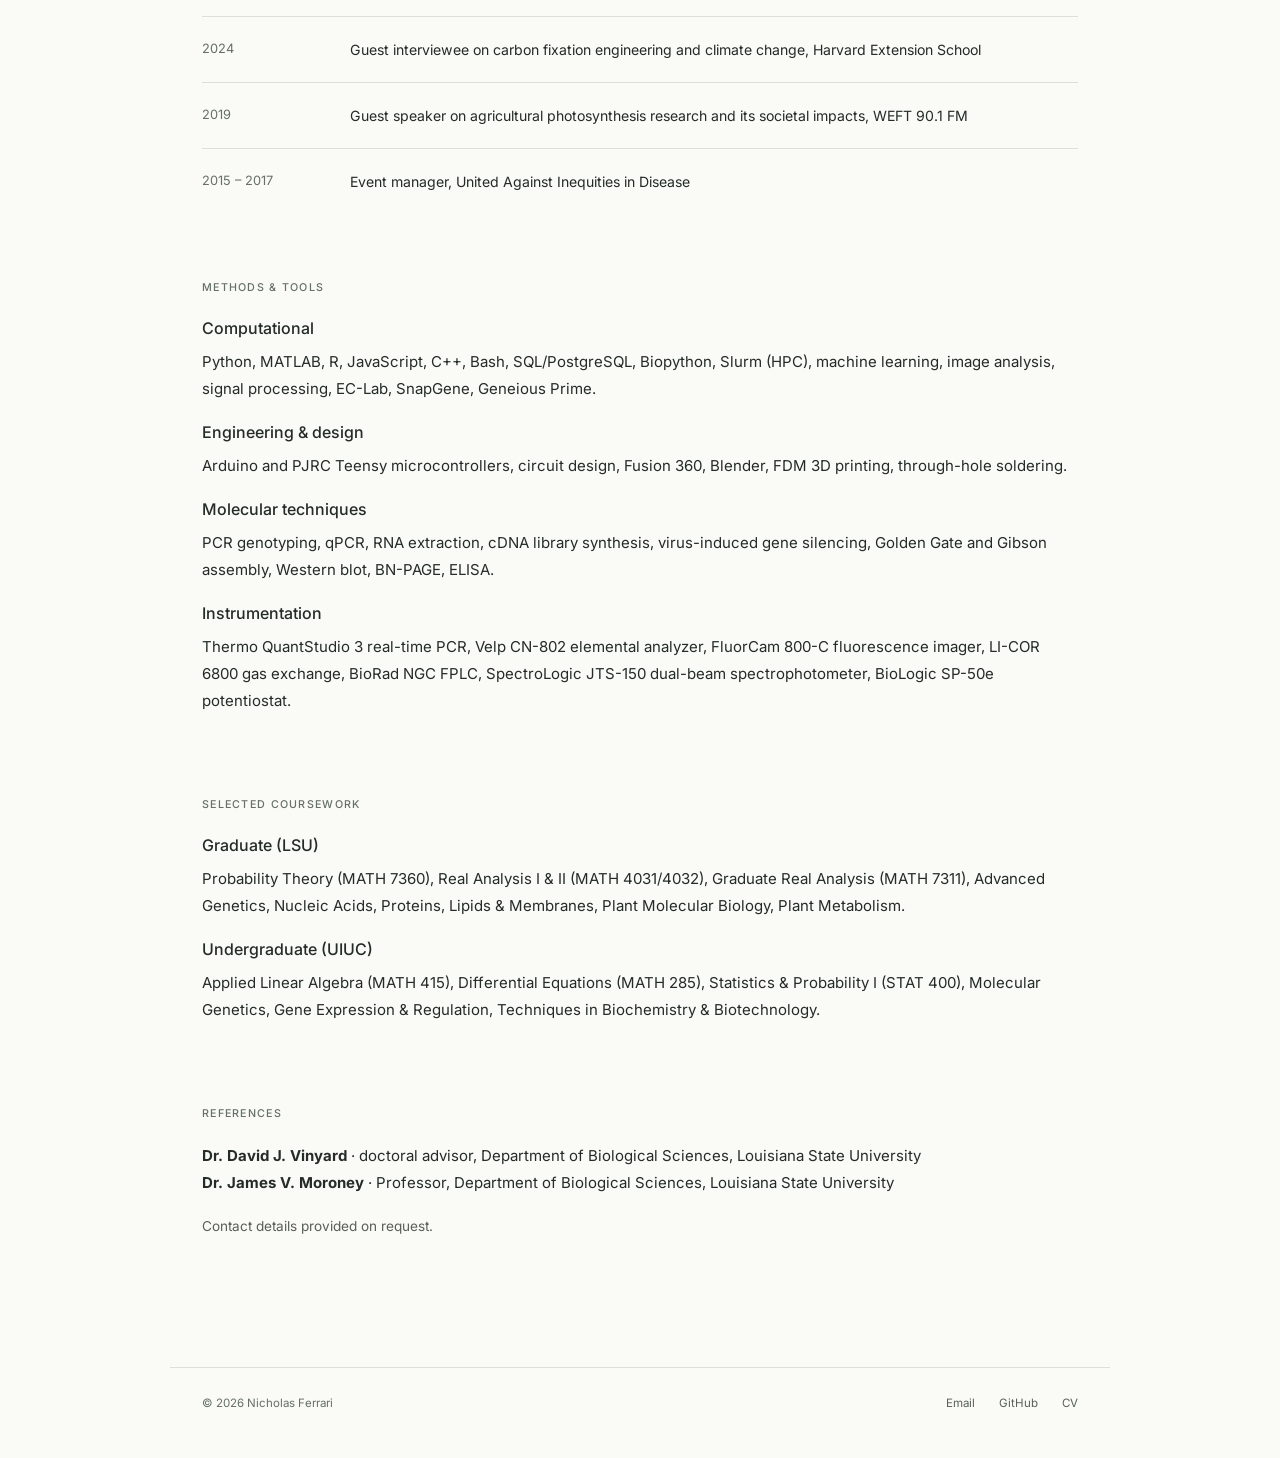
<file: cv.html>
<!doctype html>
<html lang="en">
<head>
<meta charset="utf-8">
<meta name="viewport" content="width=device-width, initial-scale=1">
<title>CV · Nicholas Ferrari</title>
<meta name="description" content="Curriculum vitae of Nicholas Ferrari, quantitative plant biologist.">
<link rel="icon" type="image/svg+xml" href="assets/favicon.svg">
<link rel="preconnect" href="https://fonts.googleapis.com">
<link rel="preconnect" href="https://fonts.gstatic.com" crossorigin>
<link href="https://fonts.googleapis.com/css2?family=Inter:wght@400;500;600&family=Newsreader:ital,opsz,wght@0,6..72,400..700;1,6..72,400..600&display=swap" rel="stylesheet">
<link rel="stylesheet" href="assets/css/style.css">
<script>(function(){var t='light';try{t=localStorage.getItem('theme')||'light';}catch(e){}document.documentElement.setAttribute('data-theme',t);})();</script>
</head>
<body>
<a class="skip-link" href="#main">Skip to content</a>

<header class="site-head">
  <nav class="nav wrap" aria-label="Main">
    <a class="brand" href="index.html">Nicholas Ferrari</a>
    <div class="nav-links">
      <a href="index.html">About</a>
      <a href="depi.html">DEPI</a>
      <a href="publications.html">Publications</a>
      <a href="cv.html" aria-current="page">CV</a>
      <a href="teaching.html">Teaching</a>
      <a class="play-link" href="play/index.html">Interactive</a>
      <button id="theme-toggle" type="button" aria-label="Switch theme">◐</button>
    </div>
  </nav>
</header>

<main class="wrap" id="main">

  <div class="page-head">
    <h1>Curriculum vitae</h1>
    <p class="lede">Nicholas Ferrari · <a href="mailto:nickferrari95@gmail.com">nickferrari95@gmail.com</a></p>
    <button class="btn small no-print" type="button" onclick="window.print()">Print or save PDF</button>
  </div>

  <section>
    <h2 class="section-label">Education</h2>
    <div class="cv-item">
      <div class="cv-when">2020 – 2026</div>
      <div class="cv-what"><strong>Ph.D. in Biochemistry</strong> (Minor: Mathematics), Louisiana State University<br>
        <span class="sub">Advisor: David J. Vinyard. Studied photosynthetic electron transport in <em>Chlamydomonas reinhardtii</em> under changing and stochastic light.</span></div>
    </div>
    <div class="cv-item">
      <div class="cv-when">2018</div>
      <div class="cv-what"><strong>B.S. in Biochemistry &amp; Molecular Biology</strong> (Minor: Chemistry), University of Illinois Urbana-Champaign</div>
    </div>
  </section>

  <section>
    <h2 class="section-label">Research experience</h2>

    <div class="cv-item">
      <div class="cv-when">2026 – present</div>
      <div class="cv-what"><strong>Postdoctoral Researcher</strong>, Walker Lab, MSU-DOE Plant Research Laboratory, Michigan State University
        <ul>
          <li>Develop the control and analysis software for the DEPI imaging chambers, including run plans that combine light, temperature, and image capture.</li>
          <li>Build Bayesian experimental design into the chambers with Chih-Li Sung’s group (Statistics and Probability), so that each run chooses the light program for the next.</li>
        </ul>
      </div>
    </div>

    <div class="cv-item">
      <div class="cv-when">2022 – 2026</div>
      <div class="cv-what"><strong>Graduate Research Assistant</strong>, Vinyard Lab, LSU Biological Sciences
        <ul>
          <li>Developed Python and MATLAB pipelines using the Empirical Wavelet Transform to separate overlapping PSII signals. Measured reaction kinetics with pump-probe spectroscopy, P700 absorption, and fast fluorescence transients.</li>
          <li>Built a microcontroller-driven LED flash system with custom circuitry for sub-millisecond saturating pulses. Programmed eight-culture multicultivators to deliver periodic and stochastic light matched for total variation.</li>
          <li>Designed and 3D-printed optical mounts, cuvette holders, and detector housings using parametric CAD.</li>
          <li>Characterized <em>C. reinhardtii</em> mutants under dynamic light and developed acclimation protocols for fluorescence measurements.</li>
          <li>Screened 3,618 photosynthetic bacterial genomes for PSII assembly factors using Python, Biopython, PostgreSQL, and high-performance computing.</li>
          <li>Developed a machine-learning pipeline to identify and quantify starch granules in microscopy images.</li>
        </ul>
      </div>
    </div>

    <div class="cv-item">
      <div class="cv-when">2020 – 2022</div>
      <div class="cv-what"><strong>Graduate Research Assistant</strong>, South Lab, LSU Biological Sciences
        <ul>
          <li>Measured photosynthesis in <em>Arabidopsis thaliana</em> photorespiratory mutants under drought, heat, and fluctuating light using fluorescence imaging and gas exchange. Completed LI-COR training in gas exchange theory and instrument models.</li>
          <li>Measured expression of photorespiratory bypass genes under stress using qPCR and cDNA libraries.</li>
          <li>Analyzed genotype–environment interactions and stress-induced flowering with multivariate models in R.</li>
        </ul>
      </div>
    </div>

    <div class="cv-item">
      <div class="cv-when">2018 – 2020</div>
      <div class="cv-what"><strong>Research Assistant</strong>, Ort Lab, UIUC Institute for Genomic Biology (RIPE project)
        <ul>
          <li>Managed transgenic tobacco and potato field trials, greenhouses, and growth chambers for the RIPE project under USDA-APHIS requirements. Collected gas exchange measurements in field and controlled conditions.</li>
          <li>Performed Gibson and Golden Gate cloning, RNA extraction, cDNA library preparation, and virus-induced gene silencing.</li>
          <li>Established sample-preparation methods and measured carbon and nitrogen content with elemental analysis.</li>
          <li>Supervised five undergraduate assistants, with training in molecular methods and greenhouse safety.</li>
        </ul>
      </div>
    </div>

    <div class="cv-item">
      <div class="cv-when">2016 – 2017</div>
      <div class="cv-what"><strong>Undergraduate Research Assistant</strong>, Crofts Lab, UIUC Biophysics<br>
        <span class="sub">Studied electron transport kinetics by purifying cytochrome <em>bc</em><sub>1</sub> and incorporating the complexes into synthetic nanodiscs.</span></div>
    </div>
  </section>

  <section>
    <h2 class="section-label">Publications &amp; presentations</h2>
    <p class="muted">Read the <a href="publications.html">publication and presentation record</a>.</p>
  </section>

  <section>
    <h2 class="section-label">Honors &amp; awards</h2>
    <div class="cv-item">
      <div class="cv-when">2025</div>
      <div class="cv-what"><strong>Dr. Xiulu Ruan Superior Graduate Student Scholarship</strong>, LSU</div>
    </div>
    <div class="cv-item">
      <div class="cv-when">2023</div>
      <div class="cv-what"><strong>Daisy B. and William J. Luke Botany Award for Outstanding Teaching</strong>, LSU</div>
    </div>
  </section>

  <section>
    <h2 class="section-label">Teaching</h2>
    <p class="muted">See <a href="teaching.html">teaching and mentoring</a> for course descriptions.</p>
    <div class="cv-item">
      <div class="cv-when">Fall 2022</div>
      <div class="cv-what"><strong>Plant Physiology Lab (BIOL 3060)</strong>, LSU · Instructor of record</div>
    </div>
    <div class="cv-item">
      <div class="cv-when">2023 – 2024</div>
      <div class="cv-what"><strong>General Microbiology</strong>, LSU · Graduate teaching assistant</div>
    </div>
    <div class="cv-item">
      <div class="cv-when">2020 – 2021</div>
      <div class="cv-what"><strong>Plant Physiology</strong>, LSU · Graduate teaching assistant</div>
    </div>
    <div class="cv-item">
      <div class="cv-when">2015 – 2016</div>
      <div class="cv-what"><strong>Vector Calculus (MATH 241)</strong>, UIUC · Course grader</div>
    </div>
  </section>

  <section>
    <h2 class="section-label">Service, leadership &amp; outreach</h2>
    <div class="cv-item">
      <div class="cv-when">2023</div>
      <div class="cv-what">Student representative, Biochemistry Faculty Search Committee, LSU Department of Biological Sciences</div>
    </div>
    <div class="cv-item">
      <div class="cv-when">2023 – 2026</div>
      <div class="cv-what">Poster judge, talk judge, and session moderator, <strong>LSU Discover Day</strong></div>
    </div>
    <div class="cv-item">
      <div class="cv-when">2025</div>
      <div class="cv-what">Category judge (Plant Sciences), Louisiana Regional Science &amp; Engineering Fair</div>
    </div>
    <div class="cv-item">
      <div class="cv-when">2025 – 2026</div>
      <div class="cv-what">Research mentor advising high school students on experimental design and scientific writing, Illinois Science &amp; Technology Coalition</div>
    </div>
    <div class="cv-item">
      <div class="cv-when">2024</div>
      <div class="cv-what">Guest interviewee on carbon fixation engineering and climate change, Harvard Extension School</div>
    </div>
    <div class="cv-item">
      <div class="cv-when">2019</div>
      <div class="cv-what">Guest speaker on agricultural photosynthesis research and its societal impacts, WEFT 90.1 FM</div>
    </div>
    <div class="cv-item">
      <div class="cv-when">2015 – 2017</div>
      <div class="cv-what">Event manager, United Against Inequities in Disease</div>
    </div>
  </section>

  <section>
    <h2 class="section-label">Methods &amp; tools</h2>
    <h3>Computational</h3>
    <p>Python, MATLAB, R, JavaScript, C++, Bash, SQL/PostgreSQL, Biopython, Slurm (HPC), machine learning, image analysis, signal processing, EC-Lab, SnapGene, Geneious Prime.</p>
    <h3>Engineering &amp; design</h3>
    <p>Arduino and PJRC Teensy microcontrollers, circuit design, Fusion 360, Blender, FDM 3D printing, through-hole soldering.</p>
    <h3>Molecular techniques</h3>
    <p>PCR genotyping, qPCR, RNA extraction, cDNA library synthesis, virus-induced gene silencing, Golden Gate and Gibson assembly, Western blot, BN-PAGE, ELISA.</p>
    <h3>Instrumentation</h3>
    <p>Thermo QuantStudio 3 real-time PCR, Velp CN-802 elemental analyzer, FluorCam 800-C fluorescence imager, LI-COR 6800 gas exchange, BioRad NGC FPLC, SpectroLogic JTS-150 dual-beam spectrophotometer, BioLogic SP-50e potentiostat.</p>
  </section>

  <section>
    <h2 class="section-label">Selected coursework</h2>
    <h3>Graduate (LSU)</h3>
    <p>Probability Theory (MATH 7360), Real Analysis I &amp; II (MATH 4031/4032), Graduate Real Analysis (MATH 7311), Advanced Genetics, Nucleic Acids, Proteins, Lipids &amp; Membranes, Plant Molecular Biology, Plant Metabolism.</p>
    <h3>Undergraduate (UIUC)</h3>
    <p>Applied Linear Algebra (MATH 415), Differential Equations (MATH 285), Statistics &amp; Probability I (STAT 400), Molecular Genetics, Gene Expression &amp; Regulation, Techniques in Biochemistry &amp; Biotechnology.</p>
  </section>

  <section>
    <h2 class="section-label">References</h2>

    <p><strong>Dr. David J. Vinyard</strong> · doctoral advisor, Department of Biological Sciences, Louisiana State University<br>
    <strong>Dr. James V. Moroney</strong> · Professor, Department of Biological Sciences, Louisiana State University</p>
    <p class="small muted">Contact details provided on request.</p>
  </section>

</main>

<footer class="site-foot">
  <div class="wrap foot-row">
    <span>© 2026 Nicholas Ferrari</span>
    <div class="footer-links"><a href="mailto:nickferrari95@gmail.com">Email</a><a href="https://github.com/nickyferrari">GitHub</a><a href="cv.html">CV</a></div>
  </div>
</footer>

<script src="assets/js/site.js"></script>
</body>
</html>
</file>
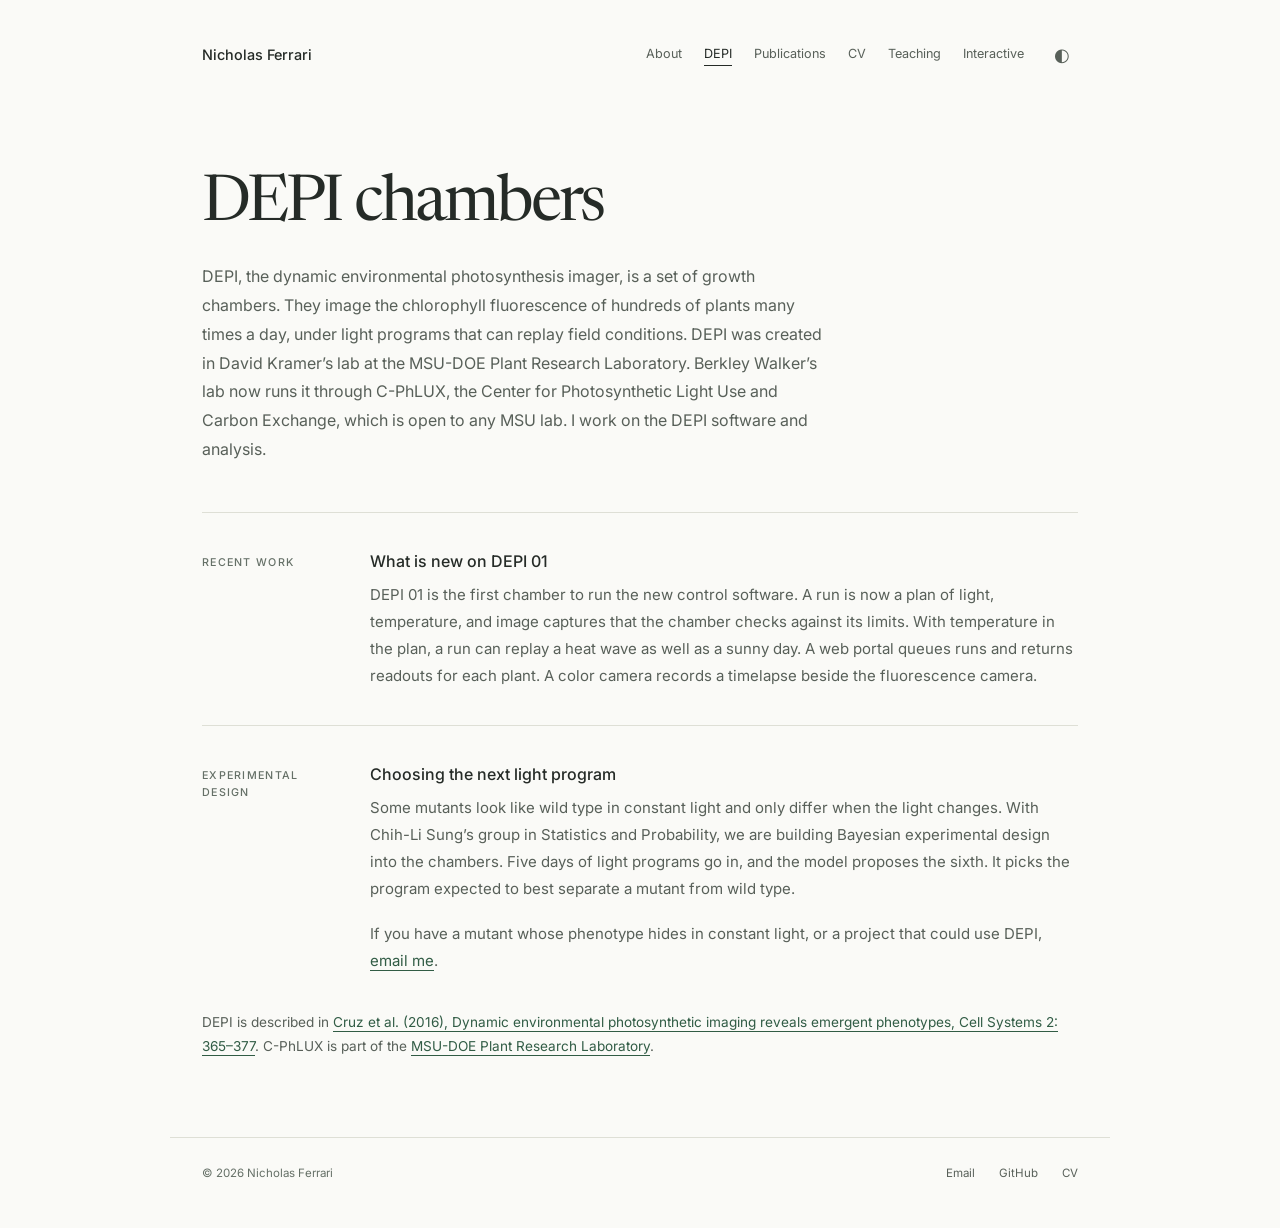
<file: depi.html>
<!doctype html>
<html lang="en">
<head>
<meta charset="utf-8">
<meta name="viewport" content="width=device-width, initial-scale=1">
<title>DEPI chambers · Nicholas Ferrari</title>
<meta name="description" content="Nicholas Ferrari’s postdoctoral work on the DEPI imaging chambers at the MSU-DOE Plant Research Laboratory: new control software, temperature programs, and experimental design for choosing the next light program.">
<link rel="icon" type="image/svg+xml" href="assets/favicon.svg">
<link rel="preconnect" href="https://fonts.googleapis.com">
<link rel="preconnect" href="https://fonts.gstatic.com" crossorigin>
<link href="https://fonts.googleapis.com/css2?family=Inter:wght@400;500;600&family=Newsreader:ital,opsz,wght@0,6..72,400..700;1,6..72,400..600&display=swap" rel="stylesheet">
<link rel="stylesheet" href="assets/css/style.css">
<script>(function(){var t='light';try{t=localStorage.getItem('theme')||'light';}catch(e){}document.documentElement.setAttribute('data-theme',t);})();</script>
</head>
<body>
<a class="skip-link" href="#main">Skip to content</a>

<header class="site-head">
  <nav class="nav wrap" aria-label="Main">
    <a class="brand" href="index.html">Nicholas Ferrari</a>
    <div class="nav-links">
      <a href="index.html">About</a>
      <a href="depi.html" aria-current="page">DEPI</a>
      <a href="publications.html">Publications</a>
      <a href="cv.html">CV</a>
      <a href="teaching.html">Teaching</a>
      <a class="play-link" href="play/index.html">Interactive</a>
      <button id="theme-toggle" type="button" aria-label="Switch theme">◐</button>
    </div>
  </nav>
</header>

<main class="wrap" id="main">
  <div class="page-head">
    <h1>DEPI chambers</h1>
    <p class="lede">DEPI, the dynamic environmental photosynthesis imager, is a set of growth chambers. They image the chlorophyll fluorescence of hundreds of plants many times a day, under light programs that can replay field conditions. DEPI was created in David Kramer’s lab at the MSU-DOE Plant Research Laboratory. Berkley Walker’s lab now runs it through C-PhLUX, the Center for Photosynthetic Light Use and Carbon Exchange, which is open to any MSU lab. I work on the DEPI software and analysis.</p>
  </div>

  <section class="section-row" aria-labelledby="new-title">
    <h2 class="section-label" id="new-title">Recent work</h2>
    <div class="section-body">
      <h3>What is new on DEPI 01</h3>
      <p>DEPI 01 is the first chamber to run the new control software. A run is now a plan of light, temperature, and image captures that the chamber checks against its limits. With temperature in the plan, a run can replay a heat wave as well as a sunny day. A web portal queues runs and returns readouts for each plant. A color camera records a timelapse beside the fluorescence camera.</p>
    </div>
  </section>

  <section class="section-row" aria-labelledby="design-title">
    <h2 class="section-label" id="design-title">Experimental design</h2>
    <div class="section-body">
      <h3>Choosing the next light program</h3>
      <p>Some mutants look like wild type in constant light and only differ when the light changes. With Chih-Li Sung’s group in Statistics and Probability, we are building Bayesian experimental design into the chambers. Five days of light programs go in, and the model proposes the sixth. It picks the program expected to best separate a mutant from wild type.</p>
      <p>If you have a mutant whose phenotype hides in constant light, or a project that could use DEPI, <a href="mailto:nickferrari95@gmail.com">email me</a>.</p>
    </div>
  </section>

  <p class="small muted">DEPI is described in <a href="https://doi.org/10.1016/j.cels.2016.06.001">Cruz et al. (2016), Dynamic environmental photosynthetic imaging reveals emergent phenotypes, Cell Systems 2: 365–377</a>. C-PhLUX is part of the <a href="https://prl.natsci.msu.edu/research-and-tech/center-for-phlux/">MSU-DOE Plant Research Laboratory</a>.</p>
</main>

<footer class="site-foot">
  <div class="wrap foot-row">
    <span>© 2026 Nicholas Ferrari</span>
    <div class="footer-links"><a href="mailto:nickferrari95@gmail.com">Email</a><a href="https://github.com/nickyferrari">GitHub</a><a href="cv.html">CV</a></div>
  </div>
</footer>

<script src="assets/js/site.js"></script>
</body>
</html>
</file>
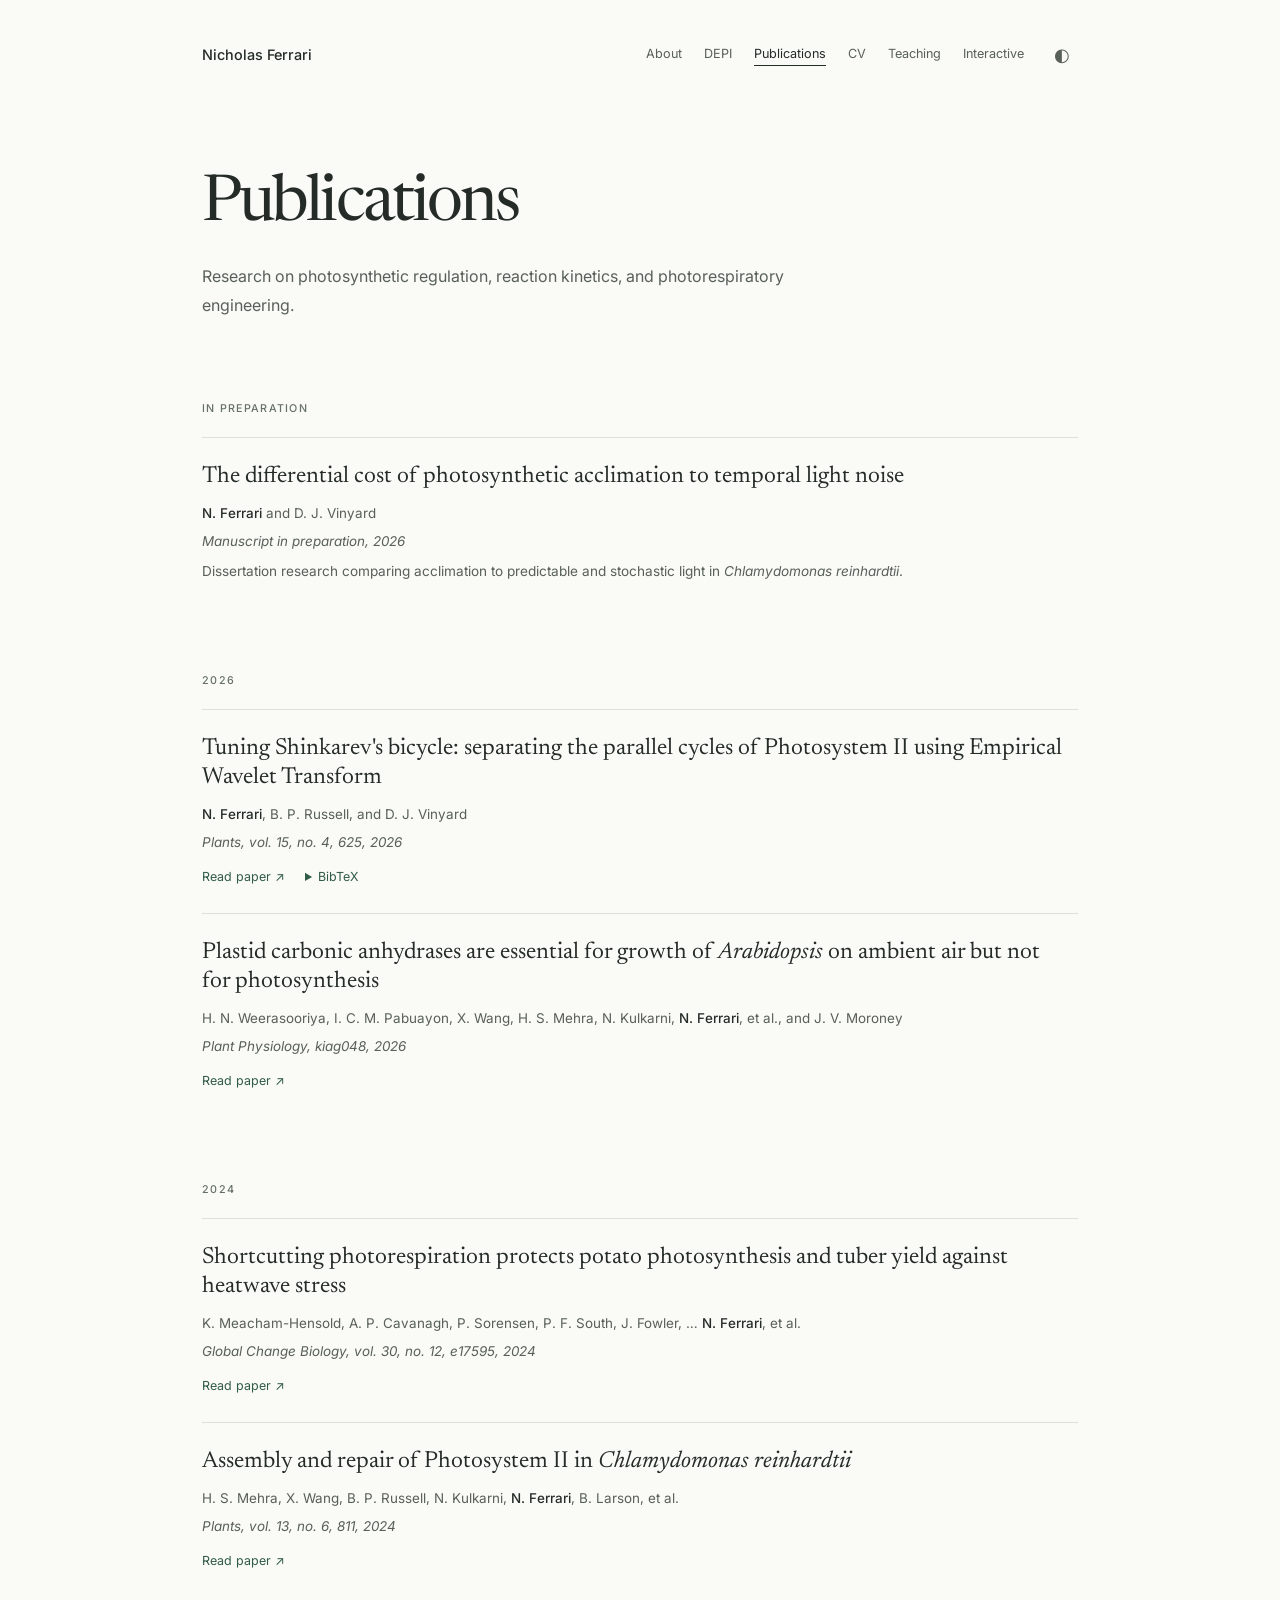
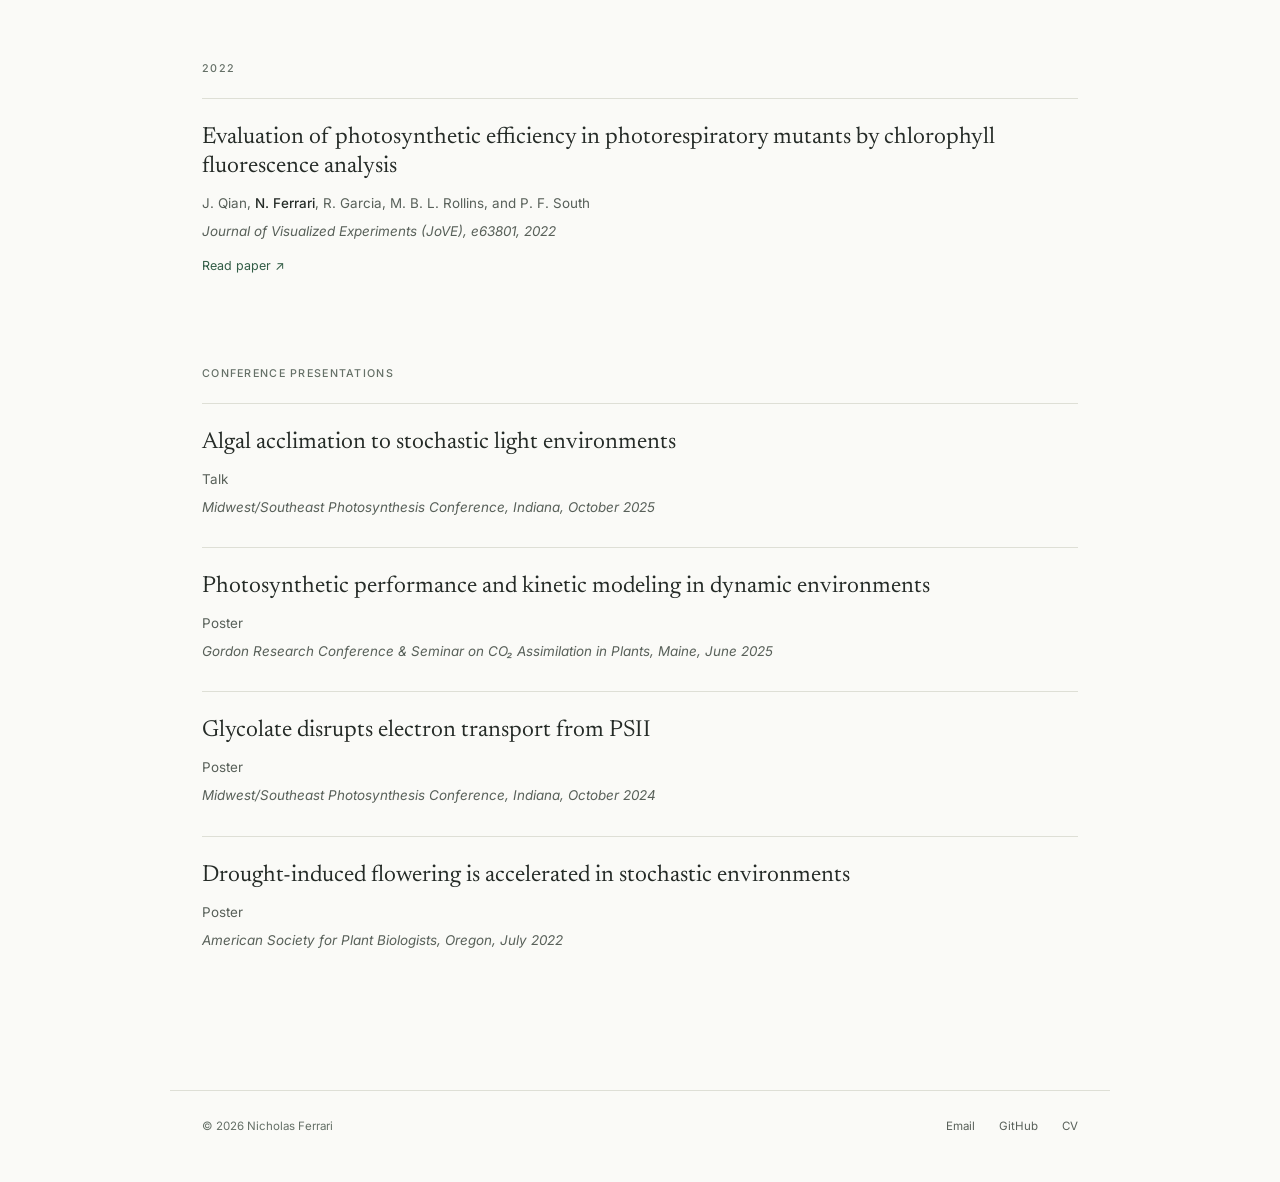
<file: publications.html>
<!doctype html>
<html lang="en">
<head>
<meta charset="utf-8">
<meta name="viewport" content="width=device-width, initial-scale=1">
<title>Publications · Nicholas Ferrari</title>
<meta name="description" content="Publications and conference presentations by Nicholas Ferrari on photosynthetic electron transport, PSII kinetics, and photorespiratory engineering.">
<link rel="icon" type="image/svg+xml" href="assets/favicon.svg">
<link rel="preconnect" href="https://fonts.googleapis.com">
<link rel="preconnect" href="https://fonts.gstatic.com" crossorigin>
<link href="https://fonts.googleapis.com/css2?family=Inter:wght@400;500;600&family=Newsreader:ital,opsz,wght@0,6..72,400..700;1,6..72,400..600&display=swap" rel="stylesheet">
<link rel="stylesheet" href="assets/css/style.css">
<script>(function(){var t='light';try{t=localStorage.getItem('theme')||'light';}catch(e){}document.documentElement.setAttribute('data-theme',t);})();</script>
</head>
<body>
<a class="skip-link" href="#main">Skip to content</a>

<header class="site-head">
  <nav class="nav wrap" aria-label="Main">
    <a class="brand" href="index.html">Nicholas Ferrari</a>
    <div class="nav-links">
      <a href="index.html">About</a>
      <a href="depi.html">DEPI</a>
      <a href="publications.html" aria-current="page">Publications</a>
      <a href="cv.html">CV</a>
      <a href="teaching.html">Teaching</a>
      <a class="play-link" href="play/index.html">Interactive</a>
      <button id="theme-toggle" type="button" aria-label="Switch theme">◐</button>
    </div>
  </nav>
</header>

<main class="wrap" id="main">

  <div class="page-head">
    <h1>Publications</h1>

    <p class="lede">Research on photosynthetic regulation, reaction kinetics, and photorespiratory engineering.</p>
  </div>

  <section>
    <h2 class="section-label">In preparation</h2>

    <article class="pub">
      <p class="pub-title">The differential cost of photosynthetic acclimation to temporal light noise</p>
      <p class="pub-authors"><span class="me">N. Ferrari</span> and D. J. Vinyard</p>
      <p class="pub-venue">Manuscript in preparation, 2026</p>
      <p class="small muted" style="margin:6px 0 0">Dissertation research comparing acclimation to predictable and stochastic light in <em>Chlamydomonas reinhardtii</em>.</p>
    </article>
  </section>

  <section>
    <h2 class="section-label">2026</h2>

    <article class="pub">
      <p class="pub-title">Tuning Shinkarev's bicycle: separating the parallel cycles of Photosystem II using Empirical Wavelet Transform</p>
      <p class="pub-authors"><span class="me">N. Ferrari</span>, B. P. Russell, and D. J. Vinyard</p>
      <p class="pub-venue">Plants, vol. 15, no. 4, 625, 2026</p>
      <div class="pub-links">

        <a href="https://doi.org/10.3390/plants15040625">Read paper ↗</a>
        <details>
          <summary>BibTeX</summary>
          <div class="bibtex-box">@article{ferrari2026tuning,
  title   = {Tuning Shinkarev's Bicycle: Separating the Parallel Cycles of
             Photosystem II Using Empirical Wavelet Transform},
  author  = {Ferrari, Nicholas and Russell, Brandon P. and Vinyard, David J.},
  journal = {Plants},
  volume  = {15},
  number  = {4},
  pages   = {625},
  doi     = {10.3390/plants15040625},
  year    = {2026}
}</div>
        </details>
      </div>
    </article>

    <article class="pub">
      <p class="pub-title">Plastid carbonic anhydrases are essential for growth of <em>Arabidopsis</em> on ambient air but not for photosynthesis</p>
      <p class="pub-authors">H. N. Weerasooriya, I. C. M. Pabuayon, X. Wang, H. S. Mehra, N. Kulkarni, <span class="me">N. Ferrari</span>, et al., and J. V. Moroney</p>
      <p class="pub-venue">Plant Physiology, kiag048, 2026</p>
      <div class="pub-links">
        <a href="https://doi.org/10.1093/plphys/kiag048">Read paper ↗</a>
      </div>
    </article>
  </section>

  <section>
    <h2 class="section-label">2024</h2>

    <article class="pub">
      <p class="pub-title">Shortcutting photorespiration protects potato photosynthesis and tuber yield against heatwave stress</p>
      <p class="pub-authors">K. Meacham-Hensold, A. P. Cavanagh, P. Sorensen, P. F. South, J. Fowler, … <span class="me">N. Ferrari</span>, et al.</p>
      <p class="pub-venue">Global Change Biology, vol. 30, no. 12, e17595, 2024</p>
      <div class="pub-links">
        <a href="https://doi.org/10.1111/gcb.17595">Read paper ↗</a>
      </div>
    </article>

    <article class="pub">
      <p class="pub-title">Assembly and repair of Photosystem II in <em>Chlamydomonas reinhardtii</em></p>
      <p class="pub-authors">H. S. Mehra, X. Wang, B. P. Russell, N. Kulkarni, <span class="me">N. Ferrari</span>, B. Larson, et al.</p>
      <p class="pub-venue">Plants, vol. 13, no. 6, 811, 2024</p>
      <div class="pub-links">
        <a href="https://doi.org/10.3390/plants13060811">Read paper ↗</a>
      </div>
    </article>
  </section>

  <section>
    <h2 class="section-label">2022</h2>

    <article class="pub">
      <p class="pub-title">Evaluation of photosynthetic efficiency in photorespiratory mutants by chlorophyll fluorescence analysis</p>
      <p class="pub-authors">J. Qian, <span class="me">N. Ferrari</span>, R. Garcia, M. B. L. Rollins, and P. F. South</p>
      <p class="pub-venue">Journal of Visualized Experiments (JoVE), e63801, 2022</p>
      <div class="pub-links">
        <a href="https://doi.org/10.3791/63801">Read paper ↗</a>
      </div>
    </article>
  </section>

  <section>
    <h2 class="section-label">Conference presentations</h2>

    <article class="pub">
      <p class="pub-title">Algal acclimation to stochastic light environments</p>
      <p class="pub-authors">Talk</p>
      <p class="pub-venue">Midwest/Southeast Photosynthesis Conference, Indiana, October 2025</p>
    </article>

    <article class="pub">
      <p class="pub-title">Photosynthetic performance and kinetic modeling in dynamic environments</p>
      <p class="pub-authors">Poster</p>
      <p class="pub-venue">Gordon Research Conference &amp; Seminar on CO₂ Assimilation in Plants, Maine, June 2025</p>
    </article>

    <article class="pub">
      <p class="pub-title">Glycolate disrupts electron transport from PSII</p>
      <p class="pub-authors">Poster</p>
      <p class="pub-venue">Midwest/Southeast Photosynthesis Conference, Indiana, October 2024</p>
    </article>

    <article class="pub">
      <p class="pub-title">Drought-induced flowering is accelerated in stochastic environments</p>
      <p class="pub-authors">Poster</p>
      <p class="pub-venue">American Society for Plant Biologists, Oregon, July 2022</p>
    </article>
  </section>

</main>

<footer class="site-foot">
  <div class="wrap foot-row">
    <span>© 2026 Nicholas Ferrari</span>
    <div class="footer-links"><a href="mailto:nickferrari95@gmail.com">Email</a><a href="https://github.com/nickyferrari">GitHub</a><a href="cv.html">CV</a></div>
  </div>
</footer>

<script src="assets/js/site.js"></script>
</body>
</html>
</file>
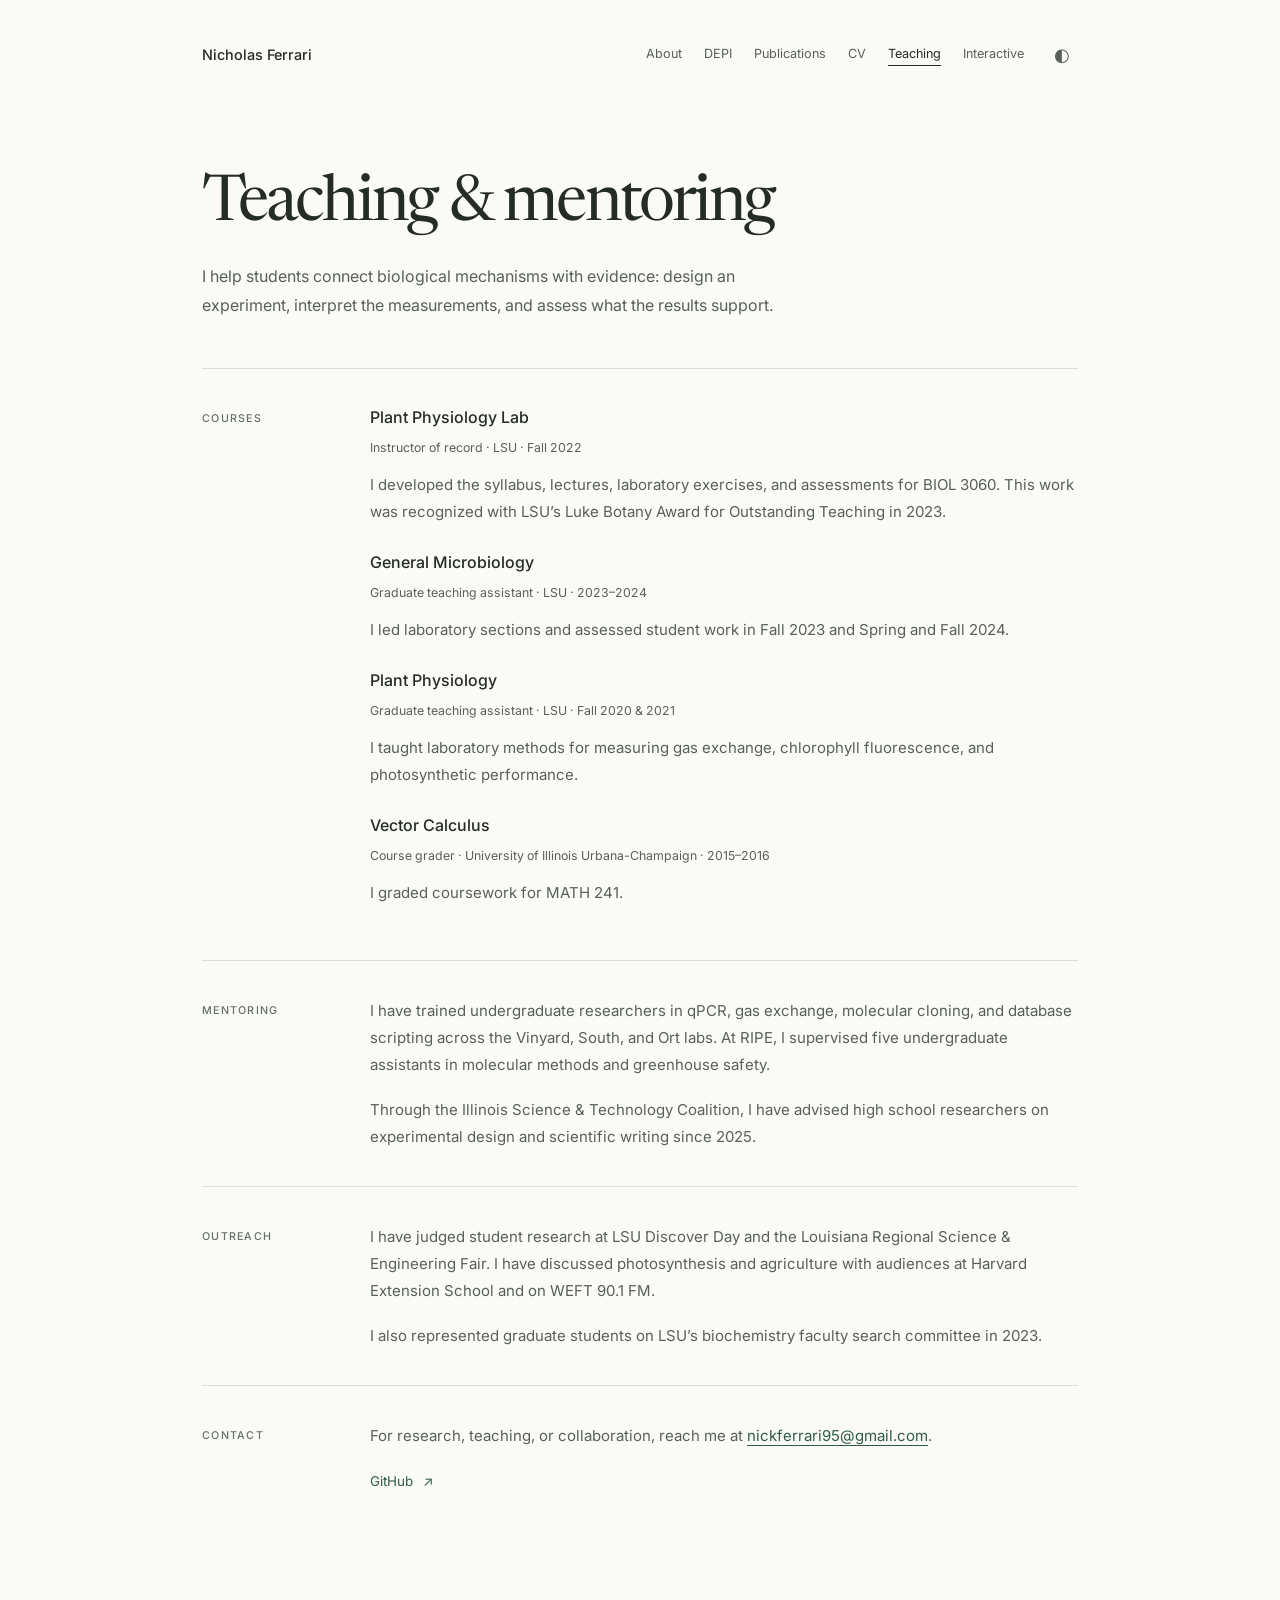
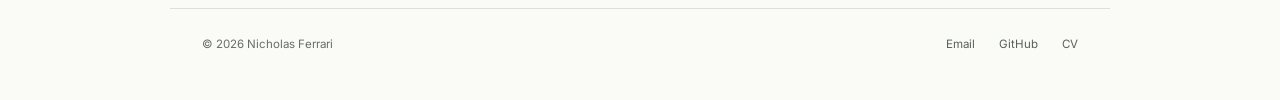
<file: teaching.html>
<!doctype html>
<html lang="en">
<head>
<meta charset="utf-8">
<meta name="viewport" content="width=device-width, initial-scale=1">
<title>Teaching &amp; Contact · Nicholas Ferrari</title>
<meta name="description" content="Teaching, mentoring, outreach, and contact information for Nicholas Ferrari.">
<link rel="icon" type="image/svg+xml" href="assets/favicon.svg">
<link rel="preconnect" href="https://fonts.googleapis.com">
<link rel="preconnect" href="https://fonts.gstatic.com" crossorigin>
<link href="https://fonts.googleapis.com/css2?family=Inter:wght@400;500;600&family=Newsreader:ital,opsz,wght@0,6..72,400..700;1,6..72,400..600&display=swap" rel="stylesheet">
<link rel="stylesheet" href="assets/css/style.css">
<script>(function(){var t='light';try{t=localStorage.getItem('theme')||'light';}catch(e){}document.documentElement.setAttribute('data-theme',t);})();</script>
</head>
<body>
<a class="skip-link" href="#main">Skip to content</a>

<header class="site-head">
  <nav class="nav wrap" aria-label="Main">
    <a class="brand" href="index.html">Nicholas Ferrari</a>
    <div class="nav-links">
      <a href="index.html">About</a>
      <a href="depi.html">DEPI</a>
      <a href="publications.html">Publications</a>
      <a href="cv.html">CV</a>
      <a href="teaching.html" aria-current="page">Teaching</a>
      <a class="play-link" href="play/index.html">Interactive</a>
      <button id="theme-toggle" type="button" aria-label="Switch theme">◐</button>
    </div>
  </nav>
</header>

<main class="wrap" id="main">
<div class="page-head">
    <h1>Teaching &amp; mentoring</h1>
    <p class="lede">I help students connect biological mechanisms with evidence: design an experiment, interpret the measurements, and assess what the results support.</p>
  </div>

  <section class="section-row" aria-labelledby="courses-title">
    <h2 class="section-label" id="courses-title">Courses</h2>
    <div class="section-body course-list">
      <article>
        <h3>Plant Physiology Lab</h3>
        <p class="entry-meta">Instructor of record · LSU · Fall 2022</p>
        <p>I developed the syllabus, lectures, laboratory exercises, and assessments for BIOL 3060. This work was recognized with LSU’s Luke Botany Award for Outstanding Teaching in 2023.</p>
      </article>
      <article>
        <h3>General Microbiology</h3>
        <p class="entry-meta">Graduate teaching assistant · LSU · 2023–2024</p>
        <p>I led laboratory sections and assessed student work in Fall 2023 and Spring and Fall 2024.</p>
      </article>
      <article>
        <h3>Plant Physiology</h3>
        <p class="entry-meta">Graduate teaching assistant · LSU · Fall 2020 &amp; 2021</p>
        <p>I taught laboratory methods for measuring gas exchange, chlorophyll fluorescence, and photosynthetic performance.</p>
      </article>
      <article>
        <h3>Vector Calculus</h3>
        <p class="entry-meta">Course grader · University of Illinois Urbana-Champaign · 2015–2016</p>
        <p>I graded coursework for MATH 241.</p>
      </article>
    </div>
  </section>

  <section class="section-row" aria-labelledby="mentoring-title">
    <h2 class="section-label" id="mentoring-title">Mentoring</h2>
    <div class="section-body">
      <p>I have trained undergraduate researchers in qPCR, gas exchange, molecular cloning, and database scripting across the Vinyard, South, and Ort labs. At RIPE, I supervised five undergraduate assistants in molecular methods and greenhouse safety.</p>
      <p>Through the Illinois Science &amp; Technology Coalition, I have advised high school researchers on experimental design and scientific writing since 2025.</p>
    </div>
  </section>

  <section class="section-row" aria-labelledby="service-title">
    <h2 class="section-label" id="service-title">Outreach</h2>
    <div class="section-body">
      <p>I have judged student research at LSU Discover Day and the Louisiana Regional Science &amp; Engineering Fair. I have discussed photosynthesis and agriculture with audiences at Harvard Extension School and on WEFT 90.1 FM.</p>
      <p>I also represented graduate students on LSU’s biochemistry faculty search committee in 2023.</p>
    </div>
  </section>

  <section class="section-row" id="contact" aria-labelledby="contact-title">
    <h2 class="section-label" id="contact-title">Contact</h2>
    <div class="section-body">
      <p>For research, teaching, or collaboration, reach me at <a href="mailto:nickferrari95@gmail.com">nickferrari95@gmail.com</a>.</p>
      <a class="inline-link" href="https://github.com/nickyferrari">GitHub <span aria-hidden="true">↗</span></a>
    </div>
  </section>
</main>

<footer class="site-foot">
  <div class="wrap foot-row">
    <span>© 2026 Nicholas Ferrari</span>
    <div class="footer-links"><a href="mailto:nickferrari95@gmail.com">Email</a><a href="https://github.com/nickyferrari">GitHub</a><a href="cv.html">CV</a></div>
  </div>
</footer>

<script src="assets/js/site.js"></script>
</body>
</html>
</file>
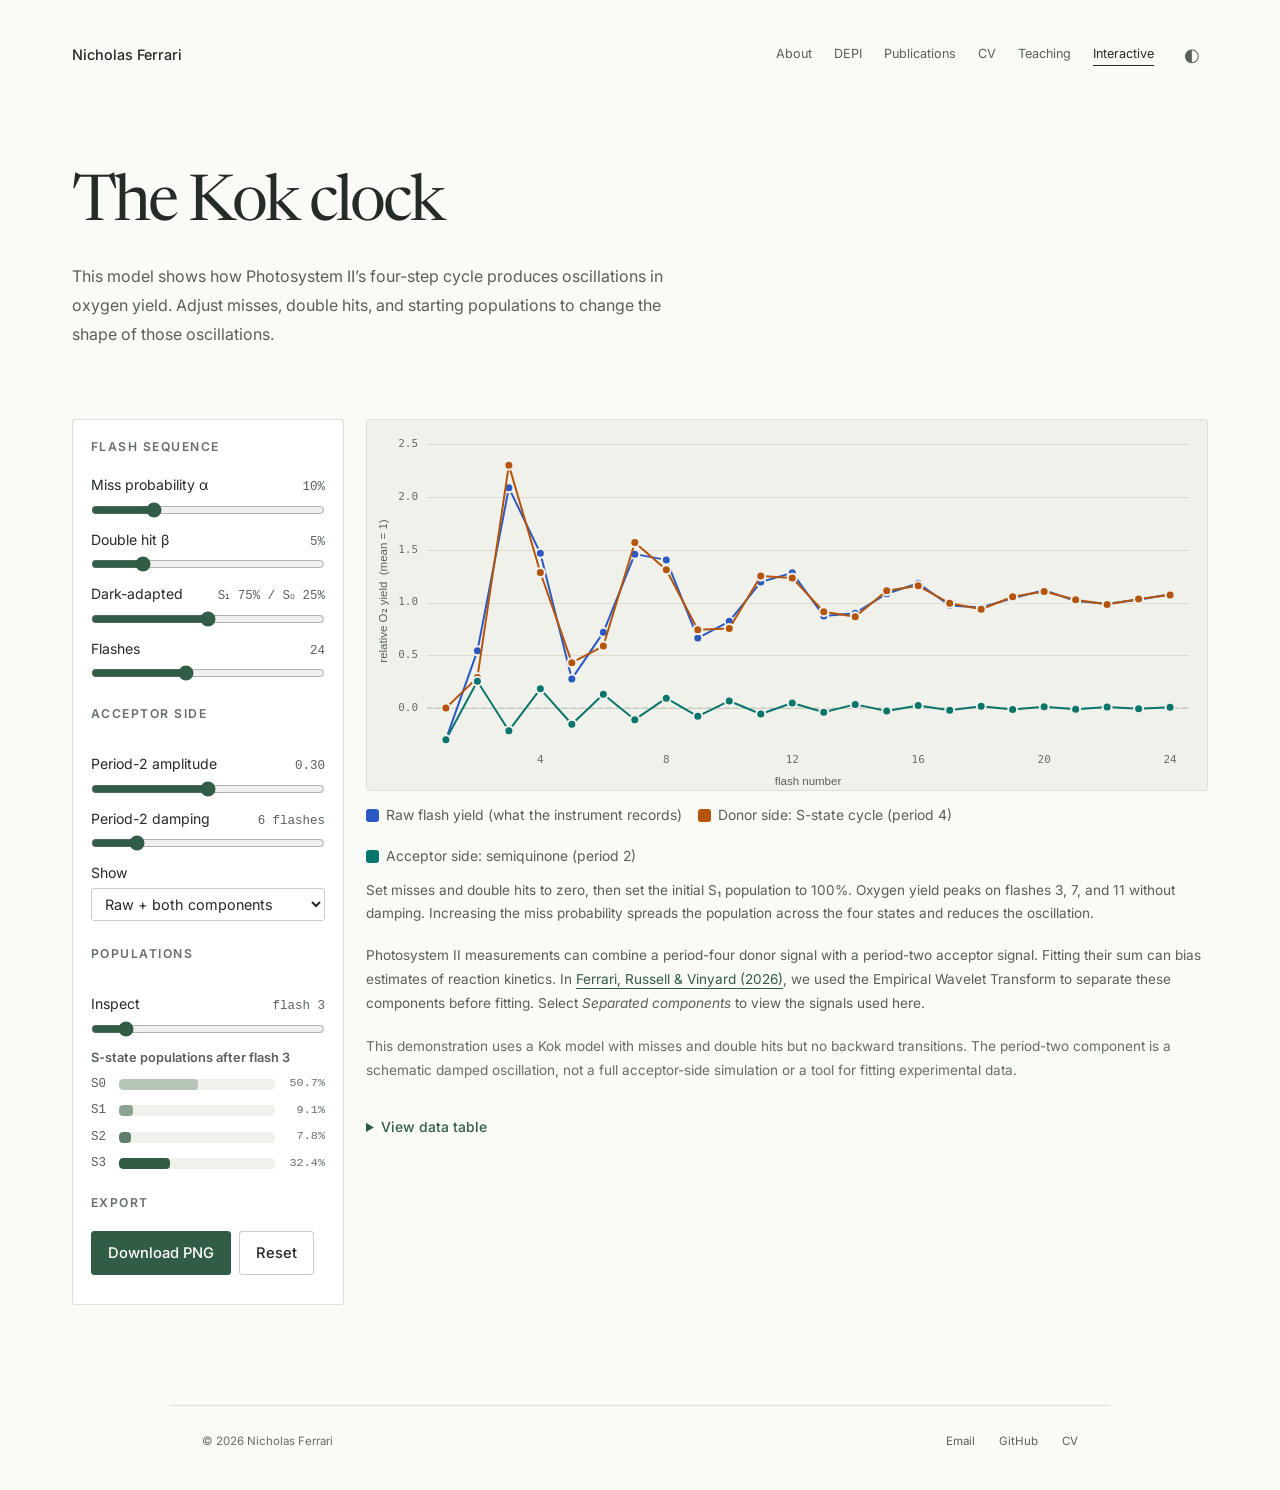
<file: play/kok.html>
<!doctype html>
<html lang="en">
<head>
<meta charset="utf-8">
<meta name="viewport" content="width=device-width, initial-scale=1">
<title>The Kok clock · Nicholas Ferrari</title>
<meta name="description" content="Interactive Kok model of the PSII S-state cycle: period-four oxygen yields, miss and double-hit probabilities, and the overlapping period-two acceptor-side signal.">
<link rel="icon" type="image/svg+xml" href="../assets/favicon.svg">
<link rel="preconnect" href="https://fonts.googleapis.com">
<link rel="preconnect" href="https://fonts.gstatic.com" crossorigin>
<link href="https://fonts.googleapis.com/css2?family=Inter:wght@400;500;600&family=Newsreader:ital,opsz,wght@0,6..72,400..700;1,6..72,400..600&display=swap" rel="stylesheet">
<link rel="stylesheet" href="../assets/css/style.css">
<script>(function(){var t='light';try{t=localStorage.getItem('theme')||'light';}catch(e){}document.documentElement.setAttribute('data-theme',t);})();</script>
</head>
<body>
<a class="skip-link" href="#main">Skip to content</a>

<header class="site-head">
  <nav class="nav wrap-wide" aria-label="Main">
    <a class="brand" href="../index.html">Nicholas Ferrari</a>
    <div class="nav-links">
      <a href="../index.html">About</a>
      <a href="../depi.html">DEPI</a>
      <a href="../publications.html">Publications</a>
      <a href="../cv.html">CV</a>
      <a href="../teaching.html">Teaching</a>
      <a class="play-link" href="index.html" aria-current="page">Interactive</a>
      <button id="theme-toggle" type="button" aria-label="Switch theme">◐</button>
    </div>
  </nav>
</header>

<main class="wrap-wide" id="main">

  <div class="page-head">
    <h1>The Kok clock</h1>
    <p class="lede">This model shows how Photosystem II’s four-step cycle produces oscillations in oxygen yield. Adjust misses, double hits, and starting populations to change the shape of those oscillations.</p>
  </div>

  <div class="demo">
    <aside class="panel" aria-label="Model parameters">
      <fieldset>
        <legend>Flash sequence</legend>
        <label class="ctl">
          <span class="ctl-row"><span>Miss probability α</span><output id="k-miss-out">10%</output></span>
          <input type="range" id="k-miss" min="0" max="0.4" step="0.01" value="0.10">
        </label>
        <label class="ctl">
          <span class="ctl-row"><span>Double hit β</span><output id="k-double-out">5%</output></span>
          <input type="range" id="k-double" min="0" max="0.25" step="0.01" value="0.05">
        </label>
        <label class="ctl">
          <span class="ctl-row"><span>Dark-adapted</span><output id="k-s1-out">S₁ 75% / S₀ 25%</output></span>
          <input type="range" id="k-s1" min="0.5" max="1" step="0.01" value="0.75">
        </label>
        <label class="ctl">
          <span class="ctl-row"><span>Flashes</span><output id="k-flashes-out">24</output></span>
          <input type="range" id="k-flashes" min="8" max="48" step="1" value="24">
        </label>
      </fieldset>

      <fieldset>
        <legend>Acceptor side</legend>
        <label class="ctl">
          <span class="ctl-row"><span>Period-2 amplitude</span><output id="k-acc-out">0.30</output></span>
          <input type="range" id="k-acc" min="0" max="0.6" step="0.01" value="0.30">
        </label>
        <label class="ctl">
          <span class="ctl-row"><span>Period-2 damping</span><output id="k-acc-tau-out">6 flashes</output></span>
          <input type="range" id="k-acc-tau" min="1" max="30" step="1" value="6">
        </label>
        <label class="ctl">
          <span class="ctl-row"><span>Show</span></span>
          <select id="k-view">
            <option value="all">Raw + both components</option>
            <option value="raw">Raw signal only</option>
            <option value="split">Separated components</option>
            <option value="donor">Donor side only</option>
          </select>
        </label>
      </fieldset>

      <fieldset>
        <legend>Populations</legend>
        <label class="ctl">
          <span class="ctl-row"><span>Inspect</span><output id="k-flash-pick-out">flash 3</output></span>
          <input type="range" id="k-flash-pick" min="0" max="24" step="1" value="3">
        </label>
        <div id="k-wheel"></div>
      </fieldset>

      <fieldset>
        <legend>Export</legend>
        <div class="btn-row" style="margin-top:0">
          <button class="btn primary" id="k-png" type="button">Download PNG</button>
          <button class="btn" id="k-reset" type="button">Reset</button>
        </div>
      </fieldset>
    </aside>

    <div class="stage">
      <canvas id="kok-canvas" width="1120" height="500" aria-label="Flash-induced oxygen yield versus flash number, showing a damped period-four oscillation and a period-two acceptor-side component."></canvas>
      <div id="kok-tip" class="tip" style="display:none"></div>
      <div class="legend" id="k-legend"></div>

      <p class="stage-note">Set misses and double hits to zero, then set the initial S₁ population to 100%. Oxygen yield peaks on flashes 3, 7, and 11 without damping. Increasing the miss probability spreads the population across the four states and reduces the oscillation.</p>

      <p class="stage-note">Photosystem II measurements can combine a period-four donor signal with a period-two acceptor signal. Fitting their sum can bias estimates of reaction kinetics. In <a href="../publications.html">Ferrari, Russell &amp; Vinyard (2026)</a>, we used the Empirical Wavelet Transform to separate these components before fitting. Select <em>Separated components</em> to view the signals used here.</p>

      <p class="small faint">This demonstration uses a Kok model with misses and double hits but no backward transitions. The period-two component is a schematic damped oscillation, not a full acceptor-side simulation or a tool for fitting experimental data.</p>

      <details class="table-view">
        <summary>View data table</summary>
        <div id="k-table"></div>
      </details>
    </div>
  </div>

</main>

<footer class="site-foot">
  <div class="wrap foot-row">
    <span>© 2026 Nicholas Ferrari</span>
    <div class="footer-links"><a href="mailto:nickferrari95@gmail.com">Email</a><a href="https://github.com/nickyferrari">GitHub</a><a href="../cv.html">CV</a></div>
  </div>
</footer>

<script src="../assets/js/site.js"></script>
<script src="../assets/js/plot.js"></script>
<script src="../assets/js/photosynthesis.js"></script>
<script src="../assets/js/kok-ui.js"></script>
</body>
</html>
</file>
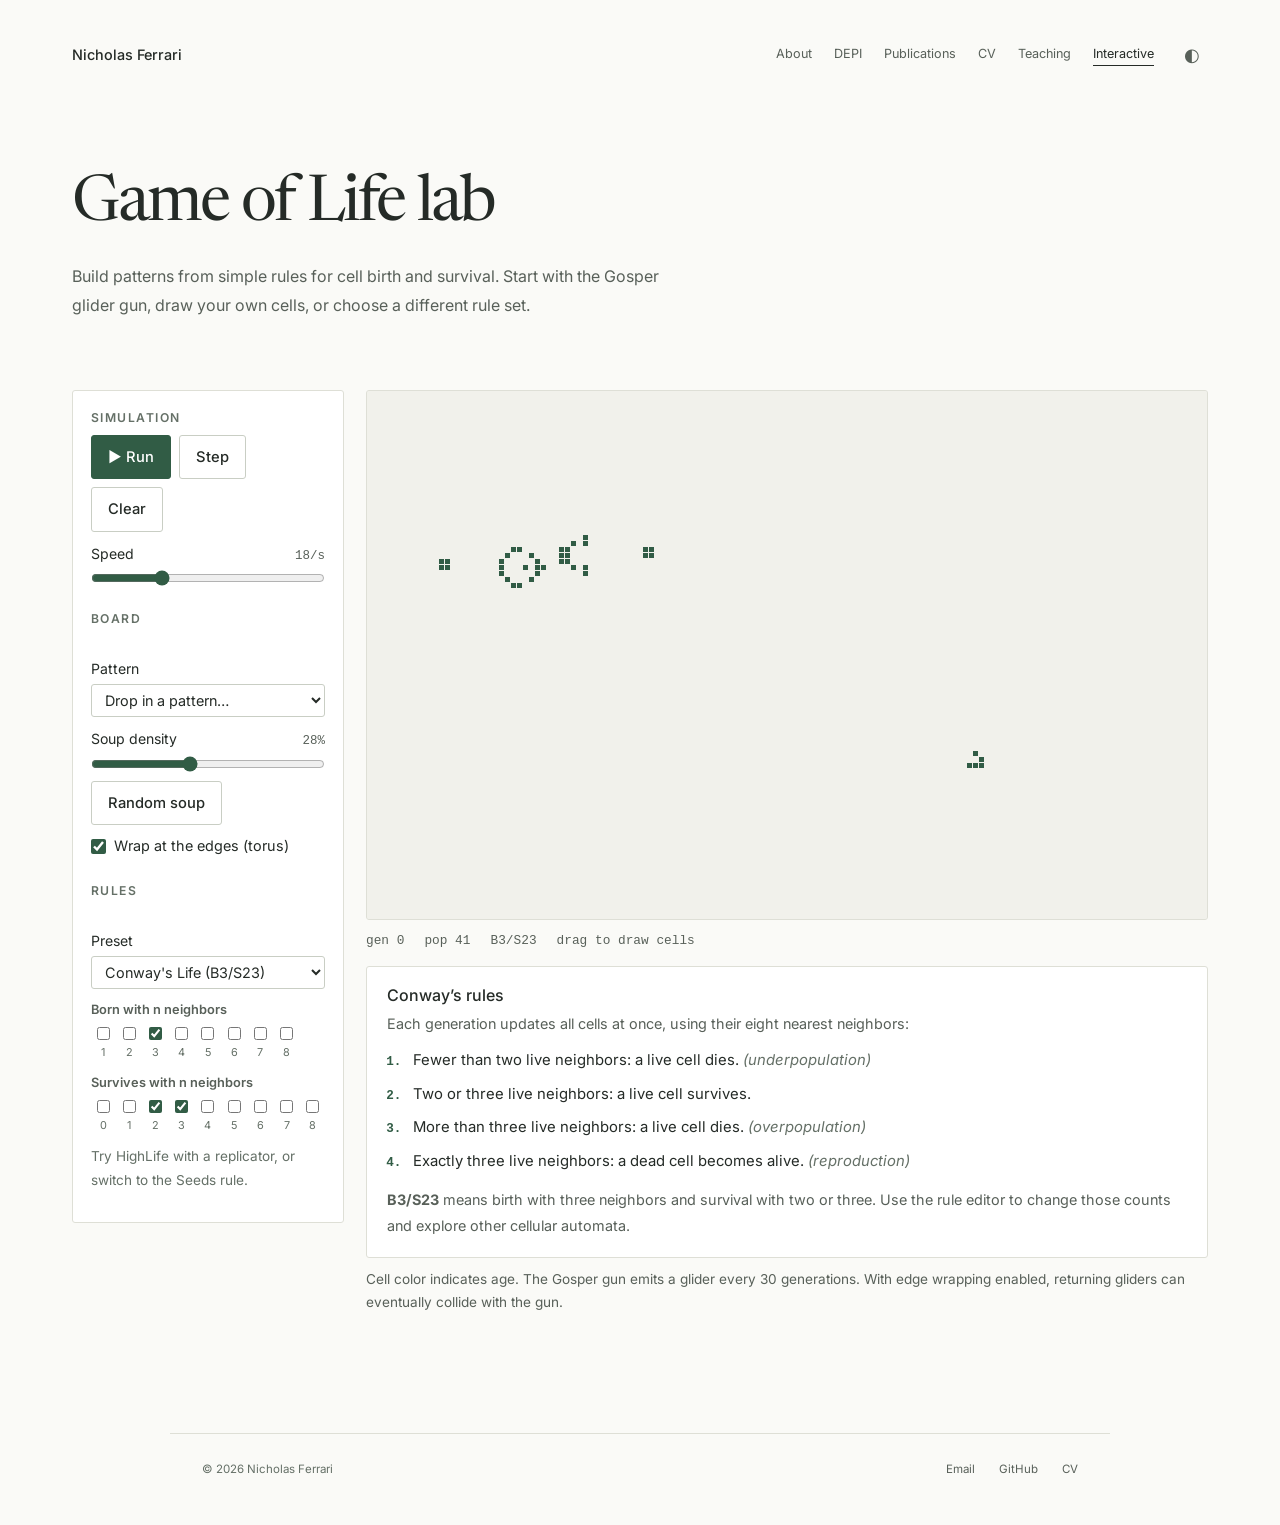
<file: play/life.html>
<!doctype html>
<html lang="en">
<head>
<meta charset="utf-8">
<meta name="viewport" content="width=device-width, initial-scale=1">
<title>Game of Life lab · Nicholas Ferrari</title>
<meta name="description" content="Conway's Game of Life and its variants: draw patterns, drop in famous configurations, and edit the birth/survival rules live.">
<link rel="icon" type="image/svg+xml" href="../assets/favicon.svg">
<link rel="preconnect" href="https://fonts.googleapis.com">
<link rel="preconnect" href="https://fonts.gstatic.com" crossorigin>
<link href="https://fonts.googleapis.com/css2?family=Inter:wght@400;500;600&family=Newsreader:ital,opsz,wght@0,6..72,400..700;1,6..72,400..600&display=swap" rel="stylesheet">
<link rel="stylesheet" href="../assets/css/style.css">
<script>(function(){var t='light';try{t=localStorage.getItem('theme')||'light';}catch(e){}document.documentElement.setAttribute('data-theme',t);})();</script>
</head>
<body>
<a class="skip-link" href="#main">Skip to content</a>

<header class="site-head">
  <nav class="nav wrap-wide" aria-label="Main">
    <a class="brand" href="../index.html">Nicholas Ferrari</a>
    <div class="nav-links">
      <a href="../index.html">About</a>
      <a href="../depi.html">DEPI</a>
      <a href="../publications.html">Publications</a>
      <a href="../cv.html">CV</a>
      <a href="../teaching.html">Teaching</a>
      <a class="play-link" href="index.html" aria-current="page">Interactive</a>
      <button id="theme-toggle" type="button" aria-label="Switch theme">◐</button>
    </div>
  </nav>
</header>

<main class="wrap-wide" id="main">

  <div class="page-head">
    <h1>Game of Life lab</h1>
    <p class="lede">Build patterns from simple rules for cell birth and survival. Start with the Gosper glider gun, draw your own cells, or choose a different rule set.</p>
  </div>

  <div class="demo">
    <aside class="panel" aria-label="Simulation controls">
      <fieldset>
        <legend>Simulation</legend>
        <div class="btn-row" style="margin-top:0">
          <button class="btn primary" id="l-play" type="button">▶ Run</button>
          <button class="btn" id="l-step" type="button">Step</button>
          <button class="btn" id="l-clear" type="button">Clear</button>
        </div>
        <label class="ctl">
          <span class="ctl-row"><span>Speed</span><output id="l-speed-out">18/s</output></span>
          <input type="range" id="l-speed" min="1" max="60" step="1" value="18">
        </label>
      </fieldset>

      <fieldset>
        <legend>Board</legend>
        <label class="ctl">
          <span class="ctl-row"><span>Pattern</span></span>
          <select id="l-preset"></select>
        </label>
        <label class="ctl">
          <span class="ctl-row"><span>Soup density</span><output id="l-density-out">28%</output></span>
          <input type="range" id="l-density" min="5" max="60" step="1" value="28">
        </label>
        <div class="btn-row" style="margin-top:4px">
          <button class="btn" id="l-random" type="button">Random soup</button>
        </div>
        <label class="check-row"><input type="checkbox" id="l-wrap" checked> Wrap at the edges (torus)</label>
      </fieldset>

      <fieldset>
        <legend>Rules</legend>
        <label class="ctl">
          <span class="ctl-row"><span>Preset</span></span>
          <select id="l-rule"></select>
        </label>
        <p class="bs-name">Born with n neighbors</p>
        <div class="bs-grid" id="l-b-grid"></div>
        <p class="bs-name">Survives with n neighbors</p>
        <div class="bs-grid" id="l-s-grid"></div>
        <p class="small faint" style="margin:8px 0 0">Try HighLife with a replicator, or switch to the Seeds rule.</p>
      </fieldset>
    </aside>

    <div class="stage">
      <canvas id="life-canvas" width="1120" height="704" aria-label="Game of Life grid. Click and drag to draw cells."></canvas>
      <div class="readout">
        <span id="l-gen">gen 0</span>
        <span id="l-pop">pop 0</span>
        <span id="l-rule-out">B3/S23</span>
        <span>drag to draw cells</span>
      </div>
      <div class="rules-box">
        <h3>Conway’s rules</h3>
        <p>Each generation updates all cells at once, using their eight nearest neighbors:</p>
        <ol class="rules">
          <li>Fewer than two live neighbors: a live cell dies. <span class="term">(underpopulation)</span></li>
          <li>Two or three live neighbors: a live cell survives.</li>
          <li>More than three live neighbors: a live cell dies. <span class="term">(overpopulation)</span></li>
          <li>Exactly three live neighbors: a dead cell becomes alive. <span class="term">(reproduction)</span></li>
        </ol>
        <p style="margin:12px 0 0"><strong>B3/S23</strong> means birth with three neighbors and survival with two or three. Use the rule editor to change those counts and explore other cellular automata.</p>
      </div>

      <p class="stage-note">Cell color indicates age. The Gosper gun emits a glider every 30 generations. With edge wrapping enabled, returning gliders can eventually collide with the gun.</p>
    </div>
  </div>

</main>

<footer class="site-foot">
  <div class="wrap foot-row">
    <span>© 2026 Nicholas Ferrari</span>
    <div class="footer-links"><a href="mailto:nickferrari95@gmail.com">Email</a><a href="https://github.com/nickyferrari">GitHub</a><a href="../cv.html">CV</a></div>
  </div>
</footer>

<script src="../assets/js/site.js"></script>
<script src="../assets/js/life-engine.js"></script>
<script src="../assets/js/patterns.js"></script>
<script src="../assets/js/life-ui.js"></script>
</body>
</html>
</file>
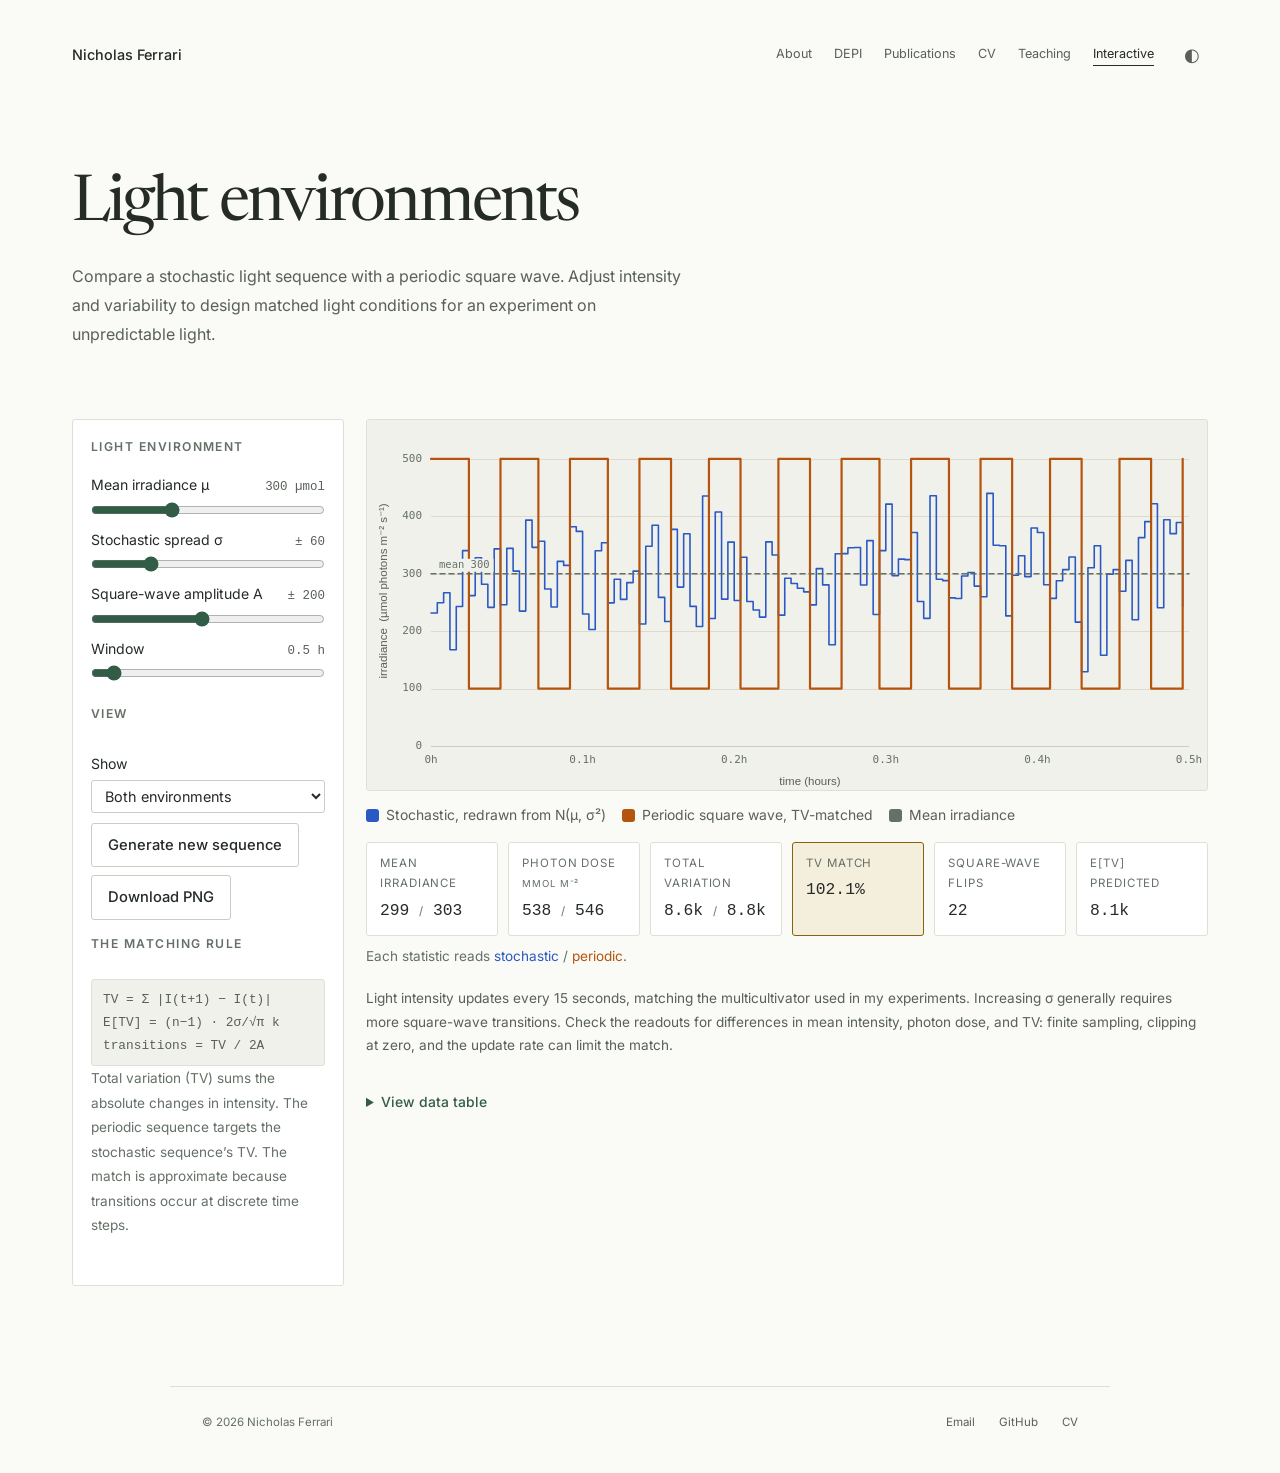
<file: play/light.html>
<!doctype html>
<html lang="en">
<head>
<meta charset="utf-8">
<meta name="viewport" content="width=device-width, initial-scale=1">
<title>Light environments · Nicholas Ferrari</title>
<meta name="description" content="Interactive demo: matching the Total Variation of a periodic square-wave light environment to a stochastic one, so temporal pattern can be separated from photon dose.">
<link rel="icon" type="image/svg+xml" href="../assets/favicon.svg">
<link rel="preconnect" href="https://fonts.googleapis.com">
<link rel="preconnect" href="https://fonts.gstatic.com" crossorigin>
<link href="https://fonts.googleapis.com/css2?family=Inter:wght@400;500;600&family=Newsreader:ital,opsz,wght@0,6..72,400..700;1,6..72,400..600&display=swap" rel="stylesheet">
<link rel="stylesheet" href="../assets/css/style.css">
<script>(function(){var t='light';try{t=localStorage.getItem('theme')||'light';}catch(e){}document.documentElement.setAttribute('data-theme',t);})();</script>
</head>
<body>
<a class="skip-link" href="#main">Skip to content</a>

<header class="site-head">
  <nav class="nav wrap-wide" aria-label="Main">
    <a class="brand" href="../index.html">Nicholas Ferrari</a>
    <div class="nav-links">
      <a href="../index.html">About</a>
      <a href="../depi.html">DEPI</a>
      <a href="../publications.html">Publications</a>
      <a href="../cv.html">CV</a>
      <a href="../teaching.html">Teaching</a>
      <a class="play-link" href="index.html" aria-current="page">Interactive</a>
      <button id="theme-toggle" type="button" aria-label="Switch theme">◐</button>
    </div>
  </nav>
</header>

<main class="wrap-wide" id="main">

  <div class="page-head">
    <h1>Light environments</h1>
    <p class="lede">Compare a stochastic light sequence with a periodic square wave. Adjust intensity and variability to design matched light conditions for an experiment on unpredictable light.</p>
  </div>

  <div class="demo">
    <aside class="panel" aria-label="Environment controls">
      <fieldset>
        <legend>Light environment</legend>
        <label class="ctl">
          <span class="ctl-row"><span>Mean irradiance µ</span><output id="e-mu-out">300 µmol</output></span>
          <input type="range" id="e-mu" min="50" max="800" step="10" value="300">
        </label>
        <label class="ctl">
          <span class="ctl-row"><span>Stochastic spread σ</span><output id="e-sigma-out">± 60</output></span>
          <input type="range" id="e-sigma" min="0" max="250" step="5" value="60">
        </label>
        <label class="ctl">
          <span class="ctl-row"><span>Square-wave amplitude A</span><output id="e-amp-out">± 200</output></span>
          <input type="range" id="e-amp" min="20" max="400" step="10" value="200">
        </label>
        <label class="ctl">
          <span class="ctl-row"><span>Window</span><output id="e-hours-out">0.5 h</output></span>
          <input type="range" id="e-hours" min="0.25" max="4" step="0.25" value="0.5">
        </label>
      </fieldset>

      <fieldset>
        <legend>View</legend>
        <label class="ctl">
          <span class="ctl-row"><span>Show</span></span>
          <select id="e-show">
            <option value="both">Both environments</option>
            <option value="stochastic">Stochastic only</option>
            <option value="periodic">Periodic only</option>
          </select>
        </label>
        <div class="btn-row">
          <button class="btn" id="e-reseed" type="button">Generate new sequence</button>
          <button class="btn" id="e-png" type="button">Download PNG</button>
        </div>
      </fieldset>

      <fieldset>
        <legend>The matching rule</legend>
        <p class="eq">TV = Σ |I(t+1) − I(t)|
E[TV] = (n−1) · 2σ/√π
k transitions = TV / 2A</p>
        <p class="small faint">Total variation (TV) sums the absolute changes in intensity. The periodic sequence targets the stochastic sequence’s TV. The match is approximate because transitions occur at discrete time steps.</p>
      </fieldset>
    </aside>

    <div class="stage">
      <canvas id="light-canvas" width="1120" height="500" aria-label="Two light environment traces: a stochastic trace redrawn from a normal distribution, and a Total-Variation-matched periodic square wave."></canvas>
      <div id="light-tip" class="tip" style="display:none"></div>
      <div class="legend" id="e-legend"></div>

      <div class="stat-row">
        <div class="stat"><span class="k">mean irradiance</span><span class="v" id="st-mean">…</span></div>
        <div class="stat"><span class="k">photon dose <small>mmol m⁻²</small></span><span class="v" id="st-dose">…</span></div>
        <div class="stat"><span class="k">total variation</span><span class="v" id="st-tv">…</span></div>
        <div class="stat match"><span class="k">TV match</span><span class="v" id="st-match">…</span></div>
        <div class="stat"><span class="k">square-wave flips</span><span class="v" id="st-flips">…</span></div>
        <div class="stat"><span class="k">E[TV] predicted</span><span class="v" id="st-expected">…</span></div>
      </div>
      <p class="small faint" style="margin-top:8px">Each statistic reads <span style="color:var(--series-1)">stochastic</span> / <span style="color:var(--series-2)">periodic</span>.</p>

      <p class="stage-note" id="e-warn" style="color:var(--danger)"></p>

      <p class="stage-note">Light intensity updates every 15 seconds, matching the multicultivator used in my experiments. Increasing σ generally requires more square-wave transitions. Check the readouts for differences in mean intensity, photon dose, and TV: finite sampling, clipping at zero, and the update rate can limit the match.</p>

      <details class="table-view">
        <summary>View data table</summary>
        <div id="e-table"></div>
      </details>
    </div>
  </div>

</main>

<footer class="site-foot">
  <div class="wrap foot-row">
    <span>© 2026 Nicholas Ferrari</span>
    <div class="footer-links"><a href="mailto:nickferrari95@gmail.com">Email</a><a href="https://github.com/nickyferrari">GitHub</a><a href="../cv.html">CV</a></div>
  </div>
</footer>

<script src="../assets/js/site.js"></script>
<script src="../assets/js/plot.js"></script>
<script src="../assets/js/photosynthesis.js"></script>
<script src="../assets/js/light-ui.js"></script>
</body>
</html>
</file>
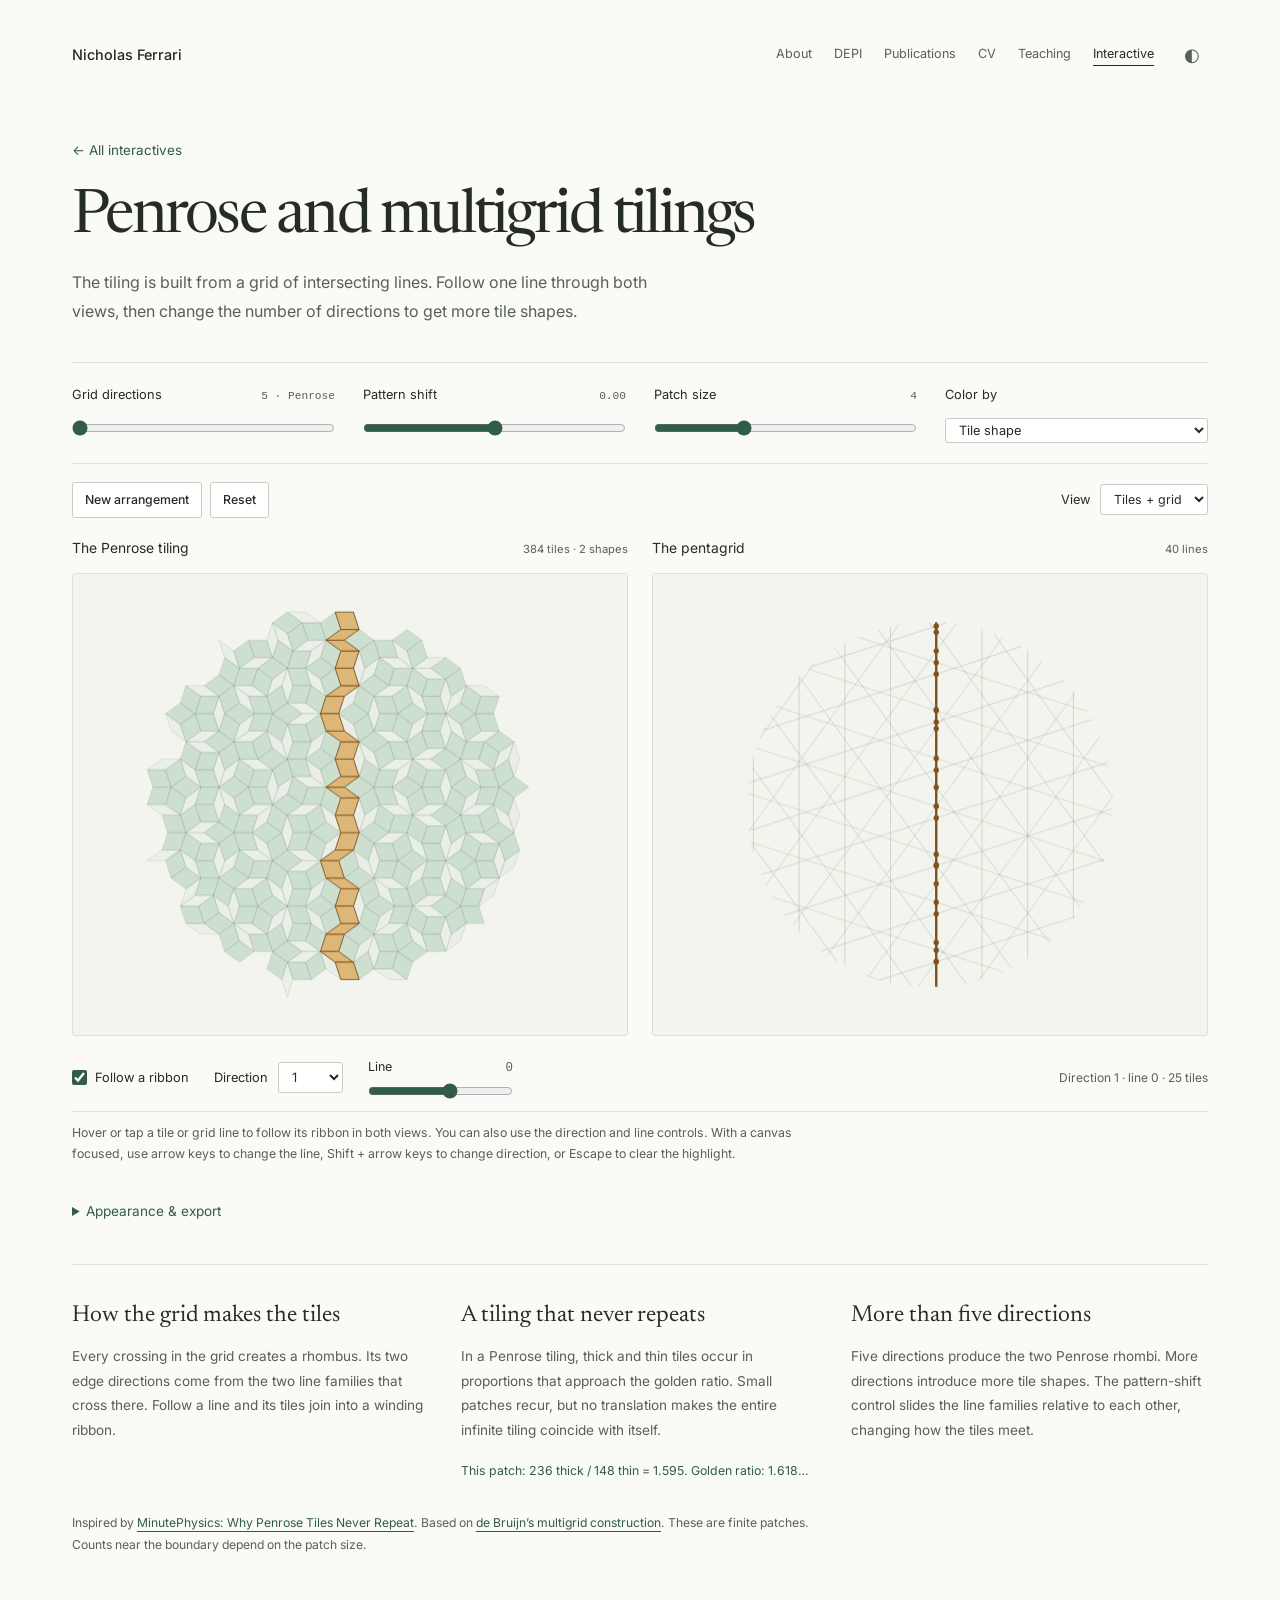
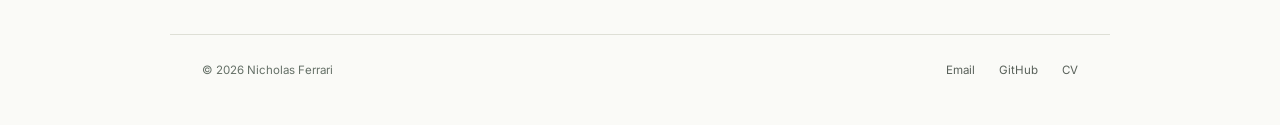
<file: play/penrose.html>
<!doctype html>
<html lang="en">
<head>
<meta charset="utf-8">
<meta name="viewport" content="width=device-width, initial-scale=1">
<title>Penrose and multigrid tilings · Nicholas Ferrari</title>
<meta name="description" content="Draw Penrose and multigrid tilings with 5 to 17 directions. Trace ribbons between the grid and tiles, shift the pattern, and export your design.">
<link rel="icon" type="image/svg+xml" href="../assets/favicon.svg">
<link rel="preconnect" href="https://fonts.googleapis.com">
<link rel="preconnect" href="https://fonts.gstatic.com" crossorigin>
<link href="https://fonts.googleapis.com/css2?family=Inter:wght@400;500;600&family=Newsreader:ital,opsz,wght@0,6..72,400..700;1,6..72,400..600&display=swap" rel="stylesheet">
<link rel="stylesheet" href="../assets/css/style.css">
<script>(function(){var t='light';try{t=localStorage.getItem('theme')||'light';}catch(e){}document.documentElement.setAttribute('data-theme',t);})();</script>
</head>
<body>
<a class="skip-link" href="#main">Skip to content</a>

<header class="site-head">
  <nav class="nav wrap-wide" aria-label="Main">
    <a class="brand" href="../index.html">Nicholas Ferrari</a>
    <div class="nav-links">
      <a href="../index.html">About</a>
      <a href="../depi.html">DEPI</a>
      <a href="../publications.html">Publications</a>
      <a href="../cv.html">CV</a>
      <a href="../teaching.html">Teaching</a>
      <a class="play-link" href="index.html" aria-current="page">Interactive</a>
      <button id="theme-toggle" type="button" aria-label="Switch theme">◐</button>
    </div>
  </nav>
</header>

<main class="wrap-wide penrose-page" id="main">
  <div class="page-head">
    <a class="inline-link" href="index.html">← All interactives</a>
    <h1>Penrose and multigrid tilings</h1>
    <p class="lede">The tiling is built from a grid of intersecting lines. Follow one line through both views, then change the number of directions to get more tile shapes.</p>
  </div>

  <div class="tiling-controls" aria-label="Pattern controls">
    <label class="ctl">
      <span class="ctl-row"><span>Grid directions</span><output id="p-directions-out" for="p-directions">5 · Penrose</output></span>
      <input type="range" id="p-directions" min="5" max="17" step="2" value="5">
    </label>
    <label class="ctl">
      <span class="ctl-row"><span>Pattern shift</span><output id="p-shift-out" for="p-shift">0.00</output></span>
      <input type="range" id="p-shift" min="-1" max="1" step="0.01" value="0">
    </label>
    <label class="ctl">
      <span class="ctl-row"><span>Patch size</span><output id="p-radius-out" for="p-radius">4</output></span>
      <input type="range" id="p-radius" min="2" max="8" step="1" value="4">
    </label>
    <label class="ctl">
      <span class="ctl-row"><span>Color by</span></span>
      <select id="p-color"><option value="shape">Tile shape</option><option value="orientation">Tile orientation</option><option value="plain">One color</option></select>
    </label>
  </div>

  <div class="tiling-toolbar">
    <div class="btn-row">
      <button class="btn" type="button" id="p-new">New arrangement</button>
      <button class="btn" type="button" id="p-reset">Reset</button>
    </div>
    <label class="view-picker">View <select id="p-view"><option value="both">Tiles + grid</option><option value="tiles">Tiles only</option><option value="grid">Grid only</option></select></label>
  </div>

  <div class="penrose-views" id="p-views" data-view="both">
    <figure class="tiling-figure" id="p-tile-figure">
      <figcaption><span id="p-tiling-title">The Penrose tiling</span><span class="small muted" id="p-tiles">…</span></figcaption>
      <canvas id="penrose-canvas" width="1200" height="1000" tabindex="0" aria-label="Rhombus tiling. Hover or tap a tile to highlight a ribbon. Arrow keys select a ribbon. Shift and arrow keys change direction." aria-describedby="p-help"></canvas>
    </figure>
    <figure class="tiling-figure" id="p-grid-figure">
      <figcaption><span id="p-grid-title">The pentagrid</span><span class="small muted" id="p-lines">…</span></figcaption>
      <canvas id="pentagrid-canvas" width="1200" height="1000" tabindex="0" aria-label="Intersecting line families. Hover or tap a line to highlight its ribbon in the tiling. Arrow keys select a ribbon. Shift and arrow keys change direction." aria-describedby="p-help"></canvas>
    </figure>
  </div>
  <noscript><p>Enable JavaScript to generate these tilings.</p></noscript>
  <p id="p-error" class="tiling-error" role="alert" hidden></p>

  <div class="ribbon-controls" aria-label="Ribbon selection">
    <label class="check-row"><input type="checkbox" id="p-highlight" checked> Follow a ribbon</label>
    <label class="ribbon-direction">Direction <select id="p-family" aria-label="Ribbon direction"></select></label>
    <label class="ctl ribbon-number"><span class="ctl-row"><span>Line</span><output id="p-line-out" for="p-line">0</output></span><input type="range" id="p-line" min="-3" max="3" step="1" value="0"></label>
    <p id="p-inspect" class="small muted">…</p>
  </div>
  <p class="stage-note" id="p-help">Hover or tap a tile or grid line to follow its ribbon in both views. You can also use the direction and line controls. With a canvas focused, use arrow keys to change the line, Shift + arrow keys to change direction, or Escape to clear the highlight.</p>

  <details class="tiling-settings">
    <summary>Appearance &amp; export</summary>
    <div class="tiling-controls">
      <label class="ctl"><span class="ctl-row"><span>Palette</span></span><select id="p-palette"><option value="0">Forest</option><option value="1">Cobalt</option><option value="2">Terracotta</option></select></label>
      <label class="ctl"><span class="ctl-row"><span>Zoom</span><output id="p-zoom-out" for="p-zoom">1.00×</output></span><input type="range" id="p-zoom" min="0.7" max="2.5" step="0.05" value="1"></label>
      <label class="ctl"><span class="ctl-row"><span>Rotation</span><output id="p-rot-out" for="p-rot">0°</output></span><input type="range" id="p-rot" min="0" max="360" step="1" value="0"></label>
      <label class="check-row"><input type="checkbox" id="p-edges" checked> Tile edges</label>
    </div>
    <div class="btn-row"><button class="btn" id="p-download" type="button">Download PNG</button><button class="btn" id="p-svg" type="button">Download SVG</button></div>
    <p class="small muted">Exports save the tiling with your current colors, zoom, and ribbon highlight.</p>
  </details>

  <section class="tiling-explanation" aria-label="How the pattern works">
    <article><h2>How the grid makes the tiles</h2><p>Every crossing in the grid creates a rhombus. Its two edge directions come from the two line families that cross there. Follow a line and its tiles join into a winding ribbon.</p></article>
    <article><h2>A tiling that never repeats</h2><p>In a Penrose tiling, thick and thin tiles occur in proportions that approach the golden ratio. Small patches recur, but no translation makes the entire infinite tiling coincide with itself.</p><p class="ratio-readout" id="p-ratio">…</p></article>
    <article><h2>More than five directions</h2><p>Five directions produce the two Penrose rhombi. More directions introduce more tile shapes. The pattern-shift control slides the line families relative to each other, changing how the tiles meet.</p></article>
  </section>
  <p class="small muted tiling-sources">Inspired by <a href="https://www.youtube.com/watch?v=-eqdj63nEr4">MinutePhysics: Why Penrose Tiles Never Repeat</a>. Based on <a href="https://www.math.utah.edu/~treiberg/PenroseSlides.pdf">de Bruijn’s multigrid construction</a>. These are finite patches. Counts near the boundary depend on the patch size.</p>
</main>

<footer class="site-foot">
  <div class="wrap foot-row">
    <span>© 2026 Nicholas Ferrari</span>
    <div class="footer-links"><a href="mailto:nickferrari95@gmail.com">Email</a><a href="https://github.com/nickyferrari">GitHub</a><a href="../cv.html">CV</a></div>
  </div>
</footer>

<script src="../assets/js/site.js"></script>
<script src="../assets/js/penrose-model.js"></script>
<script src="../assets/js/penrose.js"></script>
</body>
</html>
</file>
<file: assets/css/style.css>
/* Nicholas Ferrari — shared typography, layout, and interactive controls. */
:root {
  color-scheme: light;
  --bg: #fafaf7;
  --bg-raise: #ffffff;
  --bg-sunk: #f1f1eb;
  --ink: #252b27;
  --ink-soft: #586059;
  --ink-faint: #657067;
  --line: #dedfd6;
  --line-strong: #c9cec4;
  --accent: #315c45;
  --on-accent: #ffffff;
  --accent-soft: #e8eee7;
  --gold: #87630a;
  --gold-soft: #f4eedc;
  --danger: #a53d2a;
  --series-1: #2b59c3;
  --series-2: #b5540c;
  --series-3: #08766d;
  --grid: #dfdacd;
  --serif: "Newsreader", Georgia, "Times New Roman", serif;
  --sans: "Inter", -apple-system, BlinkMacSystemFont, "Segoe UI", sans-serif;
  --mono: ui-monospace, "SF Mono", Consolas, monospace;
  --wrap: 940px;
  --wrap-wide: 1200px;
  --shadow: none;
}
html[data-theme="dark"] {
  color-scheme: dark;
  --bg: #191e1b;
  --bg-raise: #202722;
  --bg-sunk: #131815;
  --ink: #e7eae3;
  --ink-soft: #b8c0b7;
  --ink-faint: #a4b0a4;
  --line: #364138;
  --line-strong: #526053;
  --accent: #b5d4b3;
  --on-accent: #19271c;
  --accent-soft: #2e4031;
  --gold: #d8b25c;
  --gold-soft: #302b1d;
  --danger: #ed9e8b;
  --series-1: #91afff;
  --series-2: #efa05a;
  --series-3: #64cbb8;
  --grid: #303c34;
}
* { box-sizing: border-box; }
html { scroll-behavior: smooth; }
body { margin: 0; background: var(--bg); color: var(--ink); font: 15px/1.8 var(--sans); -webkit-font-smoothing: antialiased; }
::selection { background: var(--accent-soft); }
a { color: var(--accent); text-decoration-thickness: 1px; text-underline-offset: 4px; }
a:hover { text-decoration: underline; }
:focus-visible { outline: 2px solid var(--accent); outline-offset: 5px; }
.wrap, .wrap-wide { margin-inline: auto; padding-inline: 32px; }
.wrap { max-width: var(--wrap); }
.wrap-wide { max-width: var(--wrap-wide); }
p { margin: 0 0 18px; }
h1, h2 { font-family: var(--serif); font-weight: 400; }
h1 { text-wrap: balance; }
h2 { font-size: 1.8rem; line-height: 1.25; }
h3 { font-size: 1rem; font-weight: 500; line-height: 1.5; margin: 0 0 8px; }
section { padding-block: 32px; }
.muted, .lede { color: var(--ink-soft); }
.faint { color: var(--ink-faint); }
.small { font-size: .85rem; }
.skip-link { position: absolute; z-index: 100; left: 24px; top: 12px; padding: 8px 16px; background: var(--bg); transform: translateY(-180%); }
.skip-link:focus { transform: translateY(0); }
.site-head { background: var(--bg); }
.nav { display: flex; justify-content: space-between; align-items: center; gap: 24px; min-height: 108px; }
.brand { color: var(--ink); font: 500 .9rem var(--sans); text-decoration: none; white-space: nowrap; }
.nav-links { display: flex; align-items: center; gap: 22px; flex-wrap: wrap; }
.nav-links a { color: var(--ink-soft); font-size: .79rem; text-decoration: none; padding-block: 10px; }
.nav-links a:hover, .nav-links a[aria-current="page"] { color: var(--ink); text-decoration: underline; text-underline-offset: 7px; }
#theme-toggle { display: inline-grid; place-items: center; width: 32px; height: 36px; padding: 0; border: 0; background: transparent; color: var(--ink-soft); font: 18px var(--sans); cursor: pointer; }
#theme-toggle:hover { color: var(--accent); }
.eyebrow, .section-label { font: 500 .67rem/1.6 var(--sans); color: var(--ink-faint); letter-spacing: .12em; text-transform: uppercase; }
.eyebrow { margin-bottom: 25px; }
.intro { padding: 72px 0 70px; }
.intro h1 { font-size: clamp(3.5rem, 7.5vw, 5.4rem); line-height: 1.02; letter-spacing: -.055em; margin: 0 0 26px; }
.intro-line { font: 400 2rem/1.25 var(--serif); letter-spacing: -.025em; color: var(--ink-soft); margin-bottom: 25px; }
.intro-summary { max-width: 56ch; color: var(--ink-soft); }
.text-links { display: flex; flex-wrap: wrap; gap: 28px; margin-top: 29px; }
.text-links a, .inline-link { font-size: .84rem; text-decoration: none; }
.text-links a:hover, .inline-link:hover { text-decoration: underline; }
.text-links span, .inline-link span { margin-left: 6px; }
.intro-grid { display: grid; grid-template-columns: minmax(0, 5fr) minmax(0, 4fr); gap: 48px; align-items: start; }
.intro-photo, .photo-strip figure { margin: 0; }
.intro-photo { padding-top: 8px; }
.intro-photo img, .photo-strip img { display: block; width: 100%; height: auto; border-radius: 3px; background: var(--bg-sunk); }
.photo-strip { display: grid; grid-template-columns: repeat(4, minmax(0, 1fr)); gap: 14px; margin: 32px 0 30px; }
.photo-strip img { aspect-ratio: 1; object-fit: cover; }
.intro-photo figcaption, .photo-strip figcaption { margin-top: 10px; font-size: .74rem; line-height: 1.5; color: var(--ink-faint); }
.section-row { display: grid; grid-template-columns: 140px minmax(0, 1fr); gap: 28px; border-top: 1px solid var(--line); padding-block: 36px; }
.section-label { margin: 0 0 20px; }
.section-row > .section-label { padding-top: 5px; }
.section-body > :last-child { margin-bottom: 0; }
.section-body p { color: var(--ink-soft); }
.research-list article + article, .course-list article + article { margin-top: 25px; }
.research-list p { margin-bottom: 0; }
.research-list > .inline-link { display: inline-block; margin-top: 24px; }
.entry-meta { font-size: .77rem; color: var(--ink-faint); margin: 0 0 12px; }
.page-head { padding: 64px 0 30px; }
.page-head h1 { font-size: clamp(2.6rem, 5.5vw, 4rem); line-height: 1.05; letter-spacing: -.045em; margin: 0 0 23px; }
.page-head .lede { max-width: 62ch; font-size: 1rem; }
.pub { padding: 24px 0; border-top: 1px solid var(--line); }
.pub-title { font: 400 1.45rem/1.25 var(--serif); margin-bottom: 10px; text-wrap: pretty; }
.pub-authors, .pub-venue { font-size: .84rem; color: var(--ink-soft); margin: 0 0 4px; }
.pub-authors .me { color: var(--ink); font-weight: 500; }
.pub-venue { font-style: italic; }
.pub-links { display: flex; align-items: baseline; flex-wrap: wrap; gap: 20px; font-size: .78rem; margin-top: 12px; }
.pub-links a { text-decoration: none; }
.pub-links a:hover { text-decoration: underline; }
.pub-links summary { color: var(--accent); cursor: pointer; }
.pub-links details { min-width: 0; max-width: 100%; }
.bibtex-box { max-width: 100%; overflow-x: auto; white-space: pre; background: var(--bg-sunk); padding: 16px; margin-top: 12px; font: .73rem/1.6 var(--mono); }
.cv-item { display: grid; grid-template-columns: 120px minmax(0, 1fr); gap: 28px; padding: 20px 0; border-top: 1px solid var(--line); }
.cv-when { font-size: .8rem; color: var(--ink-faint); }
.cv-what { font-size: .88rem; }
.cv-what strong { font-weight: 500; }
.cv-what .sub { color: var(--ink-soft); }
.cv-what ul { padding-left: 18px; margin: 12px 0 0; color: var(--ink-soft); }
.cv-what li { margin-bottom: 9px; }
.demo-cards { display: grid; grid-template-columns: repeat(2, minmax(0, 1fr)); gap: 32px; }
.card { padding: 24px 0; border-top: 1px solid var(--line); }
.card h3 { font: 400 1.55rem/1.2 var(--serif); margin: 18px 0 10px; }
.card p { color: var(--ink-soft); font-size: .88rem; margin: 0; }
.card-link { display: block; text-decoration: none; color: var(--ink); }
.card-link:hover { text-decoration: none; }
.card-link:hover h3 { color: var(--accent); text-decoration: underline; text-underline-offset: 4px; }
.card .go { display: inline-block; font-size: .78rem; margin-top: 16px; color: var(--accent); }
.thumb { width: 100%; height: 130px; display: block; object-fit: cover; background: var(--bg-sunk); }
.thumb > rect:first-child { fill: var(--bg-sunk); }
.site-foot { padding-block: 34px 45px; margin-top: 44px; color: var(--ink-faint); font-size: .72rem; }
.foot-row { border-top: 1px solid var(--line); padding-top: 25px; display: flex; justify-content: space-between; gap: 20px; }
.footer-links { display: flex; gap: 24px; }
.footer-links a { color: var(--ink-soft); text-decoration: none; }
.footer-links a:hover { text-decoration: underline; }

/* Interactive controls */


.btn {
  display: inline-flex;
  align-items: center;
  justify-content: center;
  gap: 8px;
  font: inherit;
  font-size: .92rem;
  font-weight: 500;
  padding: 8px 16px;
  border-radius: 3px;
  border: 1px solid var(--line-strong);
  background: var(--bg-raise);
  color: var(--ink);
  cursor: pointer;
}
.btn:hover { border-color: var(--accent); color: var(--accent); text-decoration: none; }
.btn.primary { background: var(--accent); border-color: var(--accent); color: var(--on-accent); }
.btn.primary:hover { filter: brightness(1.08); color: var(--on-accent); }
.btn:disabled { opacity: .45; cursor: default; pointer-events: none; }
.btn.small { padding: 5px 11px; font-size: .85rem; border-radius: 3px; }
.btn-row { display: flex; gap: 8px; flex-wrap: wrap; margin-top: 10px; }

/* ---------- demo pages (playground) ---------- */

.demo { display: grid; grid-template-columns: 272px minmax(0, 1fr); gap: 22px; align-items: start; padding: 22px 0; }

.panel {
  background: var(--bg-raise);
  border: 1px solid var(--line);
  border-radius: 3px;
  padding: 16px 18px;
  box-shadow: var(--shadow);
}

.panel fieldset { border: 0; margin: 0; padding: 13px 0; border-top: 1px solid var(--line); min-width: 0; }
.panel fieldset:first-child { border-top: 0; padding-top: 2px; }
.panel legend {
  display: block;
  width: 100%;
  padding: 0 0 4px;
  font-size: .76rem;
  font-weight: 600;
  letter-spacing: .12em;
  text-transform: uppercase;
  color: var(--ink-faint);
}

.ctl { display: block; margin: 9px 0; }
.ctl-row { display: flex; justify-content: space-between; align-items: baseline; font-size: .88rem; margin-bottom: 3px; }
.ctl-row output { font-family: var(--mono); font-size: .78rem; color: var(--ink-soft); }

input[type="range"] { width: 100%; accent-color: var(--accent); margin: 0; display: block; }

select, input[type="number"] {
  font: inherit;
  font-size: .9rem;
  padding: 6px 9px;
  border: 1px solid var(--line-strong);
  border-radius: 3px;
  background: var(--bg-raise);
  color: var(--ink);
  width: 100%;
}

.check-row { display: flex; align-items: center; gap: 8px; font-size: .9rem; margin: 8px 0; }
input[type="checkbox"] { accent-color: var(--accent); width: 15px; height: 15px; margin: 0; }

.bs-grid { display: grid; grid-template-columns: repeat(9, 1fr); gap: 2px; margin: 6px 0 2px; }
.bs-grid label { display: flex; flex-direction: column; align-items: center; gap: 3px; font-size: .68rem; color: var(--ink-faint); }
.bs-grid input[type="checkbox"] { width: 13px; height: 13px; }
.bs-name { font-size: .8rem; font-weight: 600; color: var(--ink-soft); margin: 8px 0 2px; }

/* ---------- canvas stage ---------- */

.stage { position: relative; min-width: 0; }
.stage canvas {
  display: block;
  width: 100%;
  height: auto;
  background: var(--bg-sunk);
  border: 1px solid var(--line);
  border-radius: 3px;
  box-shadow: var(--shadow);
  touch-action: none;
}
.stage-note { font-size: .85rem; color: var(--ink-faint); margin-top: 10px; }
.readout { display: flex; gap: 20px; font-family: var(--mono); font-size: .8rem; color: var(--ink-soft); margin-top: 9px; flex-wrap: wrap; }

.hidden { display: none !important; }

/* ---------- rule list (numbered list, used on the Life page) ---------- */

.rules-box {
  background: var(--bg-raise);
  border: 1px solid var(--line);
  border-radius: 3px;
  padding: 16px 20px 18px;
  margin-top: 14px;
  box-shadow: var(--shadow);
}
.rules-box h3 { margin: 0 0 4px; }
.rules-box > p { font-size: .9rem; color: var(--ink-soft); margin: 0 0 10px; }

ol.rules { margin: 0; padding-left: 22px; font-size: .93rem; }
ol.rules li { margin: 7px 0; padding-left: 4px; }
ol.rules li::marker { color: var(--accent); font-weight: 600; font-family: var(--mono); font-size: .85em; }
ol.rules .term { color: var(--ink-faint); font-style: italic; }

/* ---------- charts ---------- */

.legend { display: flex; gap: 16px; flex-wrap: wrap; margin: 12px 0 0; font-size: .87rem; }
.legend-item { display: inline-flex; align-items: center; gap: 7px; color: var(--ink-soft); }
.swatch { width: 13px; height: 13px; border-radius: 3px; flex: 0 0 auto; }

.stat-row { display: grid; grid-template-columns: repeat(auto-fit, minmax(128px, 1fr)); gap: 10px; margin-top: 14px; }
.stat {
  background: var(--bg-raise);
  border: 1px solid var(--line);
  border-radius: 3px;
  padding: 10px 13px;
}
.stat .k { font-size: .72rem; letter-spacing: .08em; text-transform: uppercase; color: var(--ink-faint); display: block; }
.stat .v { font-family: var(--mono); font-size: 1.02rem; color: var(--ink); display: block; margin-top: 2px; }
.stat .v small { font-size: .72rem; color: var(--ink-faint); font-family: var(--sans); }
.stat.match { border-color: var(--gold); background: var(--gold-soft); }

.tip {
  position: absolute;
  pointer-events: none;
  background: var(--bg-raise);
  border: 1px solid var(--line-strong);
  border-radius: 3px;
  padding: 7px 10px;
  font-size: .8rem;
  line-height: 1.45;
  box-shadow: var(--shadow);
  white-space: nowrap;
  z-index: 5;
}
.tip .tk { color: var(--ink-faint); }
.tip .tv { font-family: var(--mono); color: var(--ink); }
.tip b { display: block; margin-bottom: 3px; font-size: .78rem; }

table.data { border-collapse: collapse; width: 100%; font-size: .84rem; margin-top: 10px; }
table.data th, table.data td { text-align: right; padding: 4px 9px; border-bottom: 1px solid var(--line); font-family: var(--mono); font-weight: 400; }
table.data th { color: var(--ink-faint); font-size: .74rem; text-transform: uppercase; letter-spacing: .07em; font-family: var(--sans); }
table.data td:first-child, table.data th:first-child { text-align: left; }
details.table-view summary { cursor: pointer; color: var(--accent); font-size: .87rem; font-weight: 500; margin-top: 14px; }

.eq { font-family: var(--mono); font-size: .8rem; background: var(--bg-sunk); border: 1px solid var(--line); border-radius: 3px; padding: 8px 11px; color: var(--ink-soft); margin: 8px 0 0; overflow-x: auto; }

/* Linked tiling and grid explorer. */
.penrose-page .page-head { padding-top: 28px; padding-bottom: 18px; }
.penrose-page .page-head > a { display: inline-block; margin-bottom: 24px; }
.penrose-page .page-head h1 { font-size: clamp(2.6rem, 5vw, 3.8rem); margin-bottom: 18px; }
.tiling-controls { display: grid; grid-template-columns: repeat(4, minmax(0, 1fr)); gap: 28px; padding: 20px 0; border-block: 1px solid var(--line); }
.tiling-controls .ctl { margin: 0; }
.tiling-controls .ctl-row { margin-bottom: 10px; font-size: .8rem; }
.tiling-controls output { font-size: .7rem; }
.tiling-controls select { font-size: .8rem; padding-block: 3px; }
.tiling-controls input[type="range"] { min-height: 24px; }
.tiling-toolbar { display: flex; justify-content: space-between; align-items: center; gap: 20px; padding: 18px 0; }
.tiling-toolbar .btn-row { margin: 0; }
.tiling-toolbar .btn { font-size: .77rem; padding: 6px 12px; }
.view-picker, .ribbon-direction { display: flex; align-items: center; gap: 10px; font-size: .8rem; white-space: nowrap; }
.view-picker select { width: auto; font-size: .78rem; }
.penrose-views { display: grid; grid-template-columns: repeat(2, minmax(0, 1fr)); gap: 24px; }
.tiling-figure { margin: 0; min-width: 0; }
.tiling-figure figcaption { display: flex; flex-wrap: wrap; justify-content: space-between; align-items: baseline; gap: 4px 12px; font-size: .87rem; margin-bottom: 12px; }
.tiling-figure figcaption .small { font-size: .7rem; }
.tiling-figure canvas { display: block; width: 100%; height: auto; aspect-ratio: 1.2; border: 1px solid var(--line); border-radius: 3px; touch-action: pan-y; }
.penrose-views[data-view="tiles"], .penrose-views[data-view="grid"] { grid-template-columns: minmax(0, 1fr); }
.penrose-views[data-view="tiles"] #p-grid-figure, .penrose-views[data-view="grid"] #p-tile-figure { display: none; }
.penrose-views:not([data-view="both"]) .tiling-figure { width: 100%; max-width: 900px; margin-inline: auto; }
.ribbon-controls { display: flex; flex-wrap: wrap; gap: 16px 25px; align-items: center; margin-top: 20px; padding-bottom: 12px; border-bottom: 1px solid var(--line); }
.ribbon-controls .check-row { font-size: .8rem; }
.ribbon-direction select { width: 65px; font-size: .8rem; }
.ribbon-number { width: 145px; margin: 0; }
.ribbon-number .ctl-row { font-size: .78rem; }
.ribbon-controls p { margin: 0 0 0 auto; font-size: .75rem; }
.penrose-page .stage-note { max-width: 96ch; font-size: .77rem; }
.tiling-settings { padding-block: 16px; }
.tiling-settings summary { cursor: pointer; color: var(--accent); font-size: .85rem; }
.tiling-settings .tiling-controls { border: 0; margin-top: 4px; }
.tiling-settings > p { font-size: .76rem; margin: 12px 0 0; }
.tiling-explanation { display: grid; grid-template-columns: repeat(3, minmax(0, 1fr)); gap: 32px; padding-block: 36px 12px; border-top: 1px solid var(--line); margin-top: 25px; }
.tiling-explanation h2 { font-size: 1.45rem; margin: 0 0 14px; }
.tiling-explanation p { color: var(--ink-soft); font-size: .85rem; }
.tiling-explanation .ratio-readout { color: var(--accent); font-size: .77rem; }
.tiling-sources { font-size: .76rem; max-width: 96ch; }
.tiling-error { color: var(--danger); }
@media (max-width: 960px) {
  .tiling-controls { grid-template-columns: repeat(2, minmax(0, 1fr)); gap: 20px 28px; }
  .penrose-views { gap: 16px; }
  .ribbon-controls p { margin-left: 0; }
}
@media (max-width: 600px) {
  .tiling-toolbar { align-items: flex-start; flex-wrap: wrap; gap: 12px; }
  .penrose-views { grid-template-columns: minmax(0, 1fr); gap: 24px; }
  .ribbon-controls { gap: 12px 20px; }
  .tiling-explanation { grid-template-columns: minmax(0, 1fr); gap: 12px; }
  .tiling-controls .ctl-row { flex-wrap: wrap; gap: 4px; }
}

/* Narrow screens keep both the text and the controls in a readable column. */
.stage-note { color: var(--ink-soft); line-height: 1.75; }
.table-view { overflow-x: auto; }
.ctl-row { gap: 10px; }
.ctl-row output { flex-shrink: 0; }
.panel { min-width: 0; }
.stage canvas { border-radius: 3px; }
@media (max-width: 960px) {
  .demo { grid-template-columns: 245px minmax(0, 1fr); gap: 20px; }
  .nav-links { gap: 16px; }
}
@media (max-width: 740px) {
  .wrap, .wrap-wide { padding-inline: 24px; }
  .nav { position: relative; align-items: flex-start; flex-direction: column; justify-content: center; gap: 10px; padding-block: 24px 18px; }
  .nav-links { gap: 20px; width: 100%; }
  .nav-links a { font-size: .75rem; }
  #theme-toggle { position: absolute; top: 17px; right: 24px; }
  .intro { padding: 48px 0; }
  .intro-line { font-size: 1.75rem; }
  .intro-grid { grid-template-columns: minmax(0, 1fr); gap: 36px; }
  .intro-photo { padding-top: 0; }
  .photo-strip { grid-template-columns: repeat(2, minmax(0, 1fr)); gap: 18px 14px; }
  .section-row { grid-template-columns: 1fr; gap: 0; padding-block: 28px; }
  .section-row > .section-label { margin-bottom: 19px; }
  .page-head { padding-top: 40px; }
  .demo { grid-template-columns: minmax(0, 1fr); }
  .cv-item { grid-template-columns: 1fr; gap: 5px; }
  .pub-title { font-size: 1.3rem; }
  .foot-row { flex-wrap: wrap; }
}
@media (max-width: 480px) {
  .wrap, .wrap-wide { padding-inline: 20px; }
  .nav-links { gap: 12px; justify-content: space-between; }
  #theme-toggle { width: 24px; right: 20px; }
  .intro h1 { font-size: 3.55rem; }
  .intro-line { font-size: 1.6rem; }
  .eyebrow { font-size: .6rem; letter-spacing: .09em; }
  .demo-cards { grid-template-columns: minmax(0, 1fr); gap: 8px; }
  .text-links { gap: 24px; }
  .section-body a { overflow-wrap: anywhere; }
  .stat-row { grid-template-columns: repeat(2, minmax(0, 1fr)); }
  .stat .v { font-size: .9rem; }
}
@media (prefers-reduced-motion: reduce) {
  html { scroll-behavior: auto; }
  *, *::before, *::after { transition: none !important; animation: none !important; }
}
@media print {
  :root, html[data-theme="dark"] { --bg: #fff; --ink: #000; --ink-soft: #333; --ink-faint: #444; --accent: #000; --line: #ddd; }
  .site-head, .site-foot, .no-print, .skip-link { display: none !important; }
  body { background: #fff; color: #000; font-size: 10pt; line-height: 1.5; }
  a { color: #000; }
  .wrap, .wrap-wide { max-width: 100%; padding: 0; }
  .cv-item { grid-template-columns: 90px minmax(0, 1fr); padding: 10px 0; gap: 16px; break-inside: avoid; }
  .cv-what, .cv-when { font-size: 10pt; }
  .cv-what li { margin-bottom: 4px; }
  .pub { break-inside: avoid; }
  section { padding: 14px 0; }
  h2, h3 { break-after: avoid; }
  .page-head { padding-top: 0; }
  .page-head h1 { font-size: 28pt; }
}
</file>
